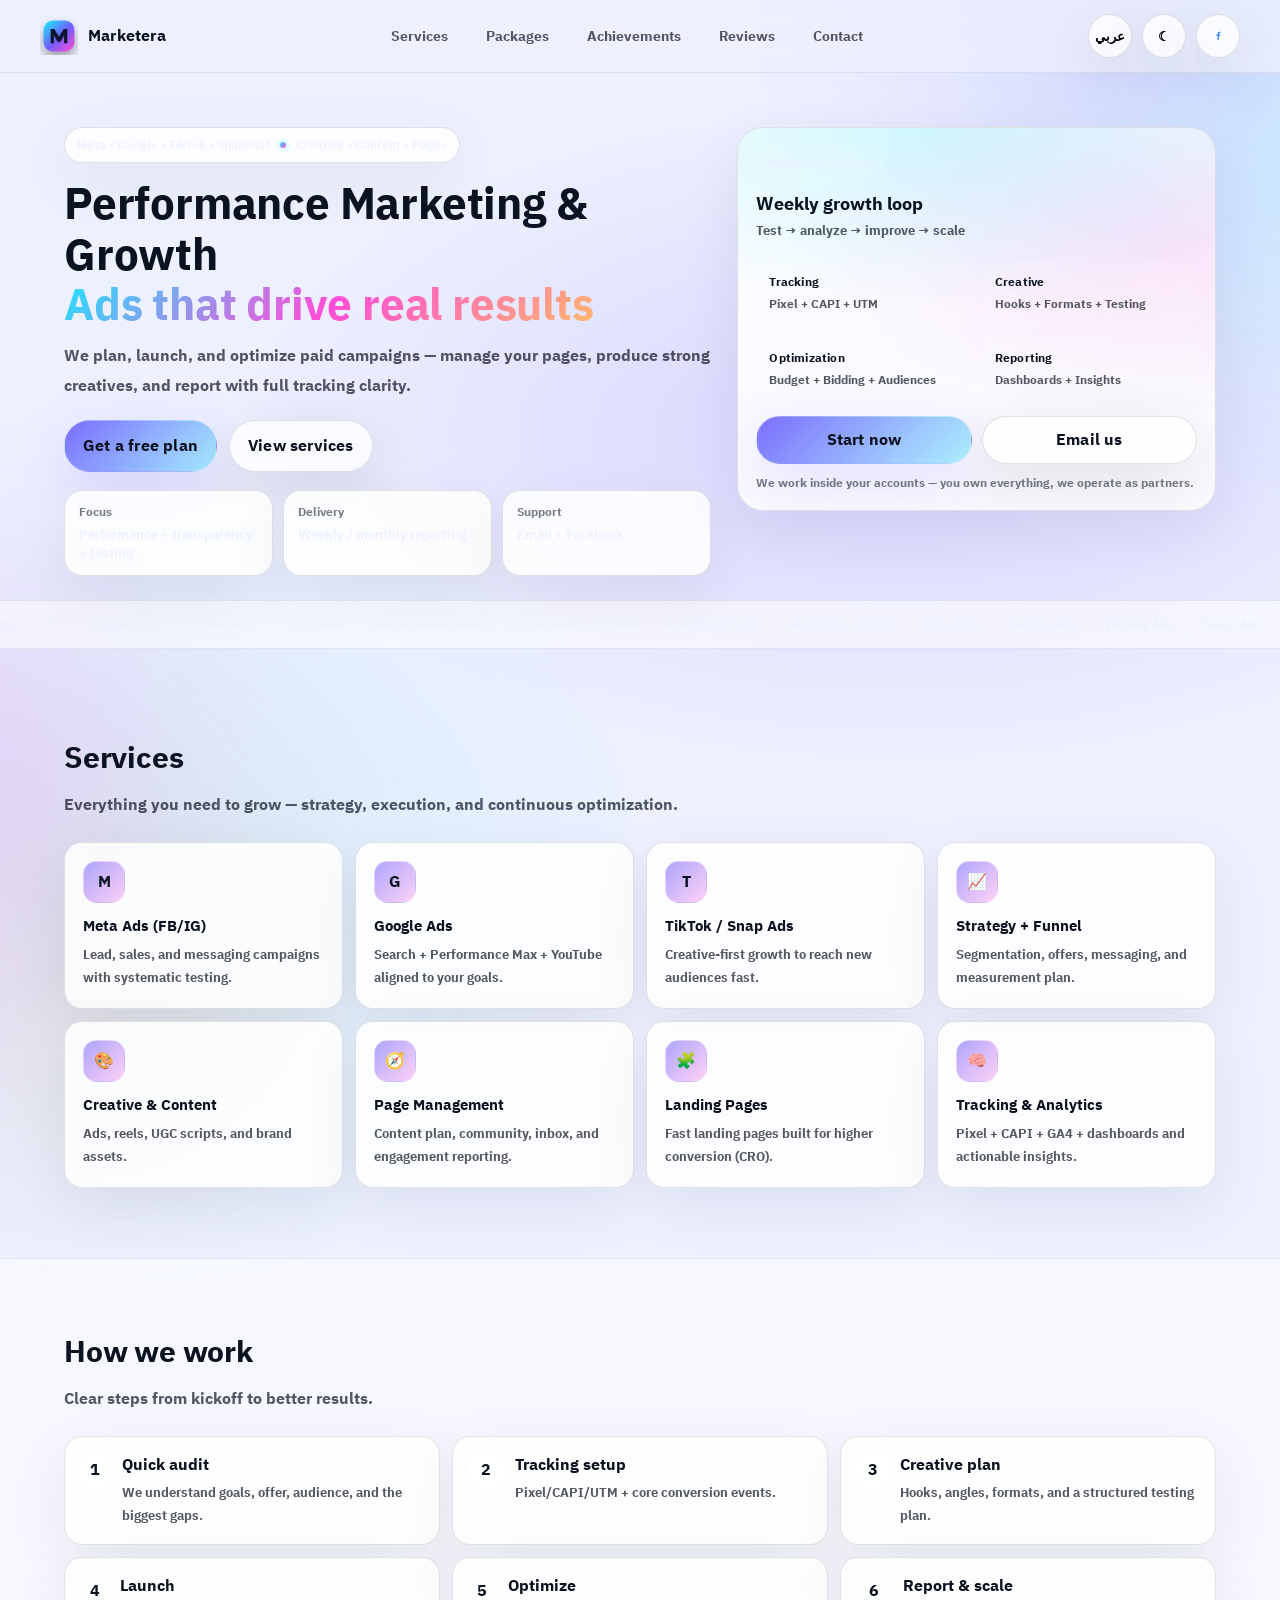
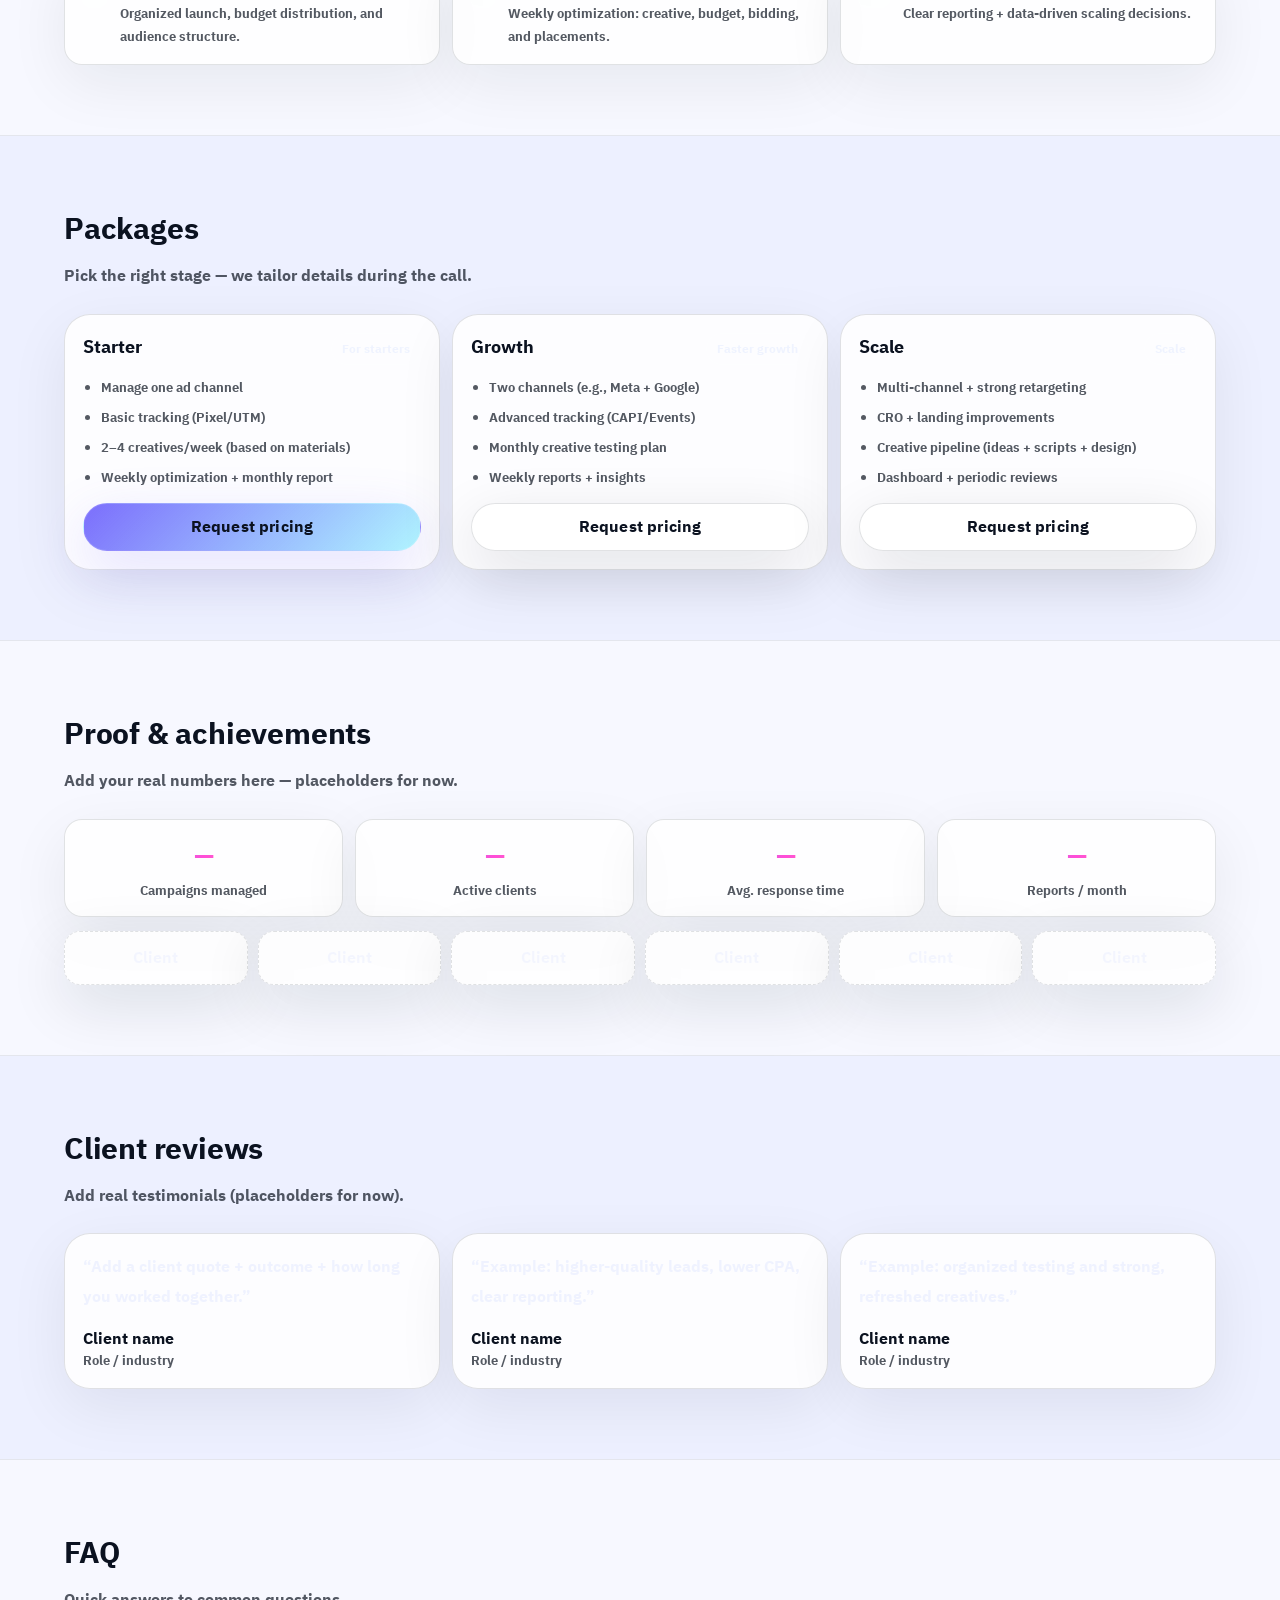
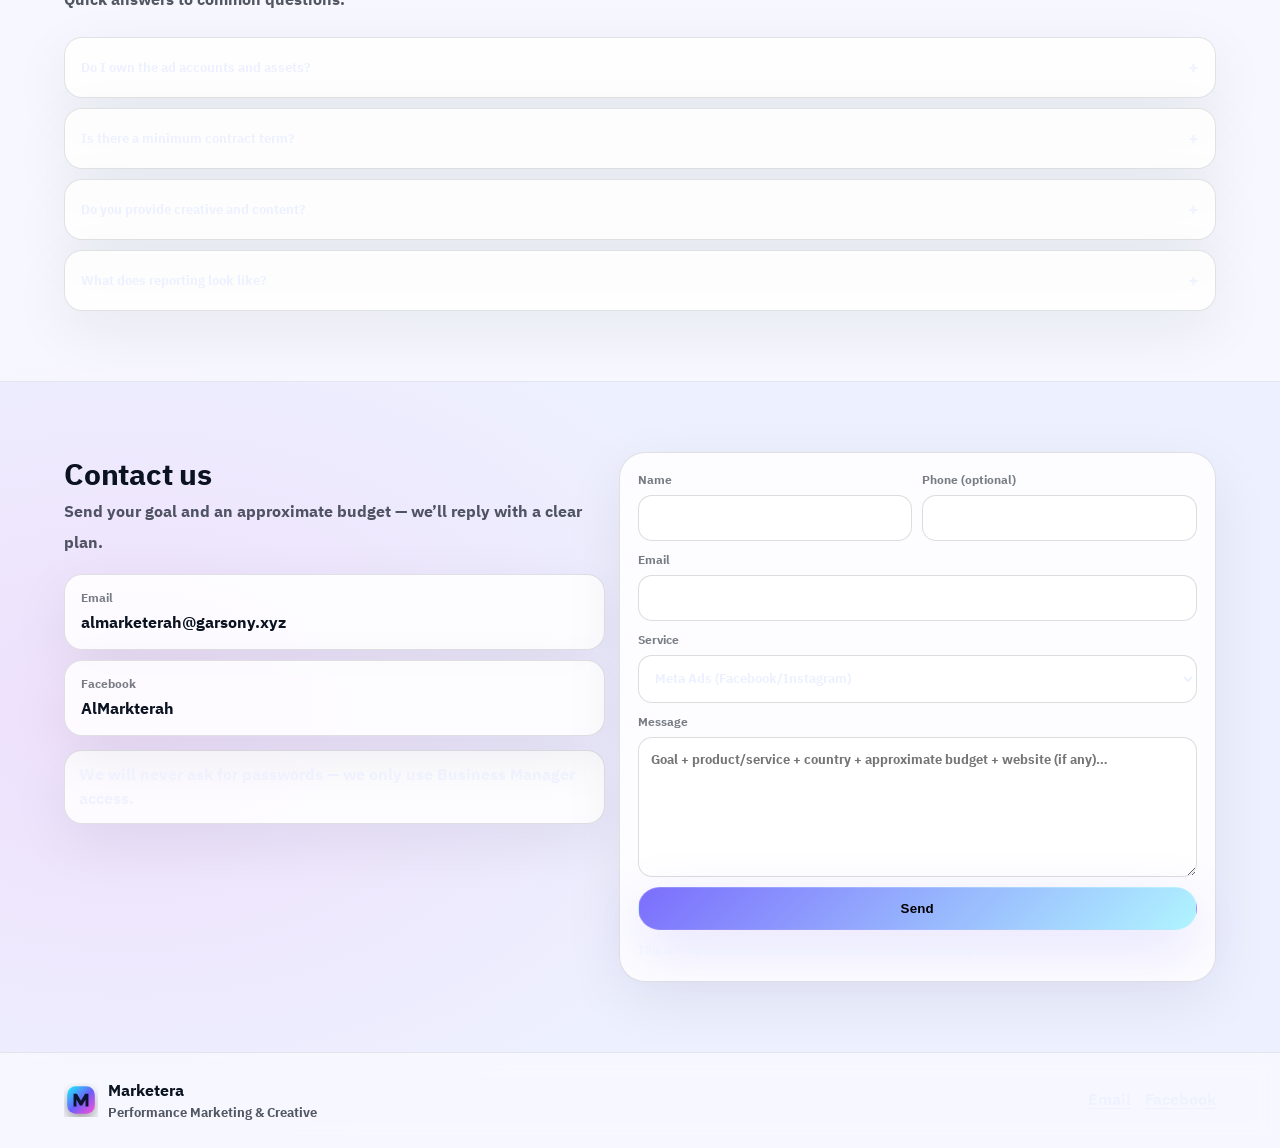
<file: pages/almarketerah/index.html>
<!doctype html>
<html lang="ar" dir="rtl" data-theme="dark">
	<head>
		<meta charset="UTF-8" />
		<meta name="viewport" content="width=device-width, initial-scale=1.0" />
		<title>Marketera | وكالة تسويق وإعلانات رقمية</title>
		<meta
			name="description"
			content="Marketera وكالة متخصصة في الإعلانات الممولة وإدارة الحملات: Meta (Facebook/Instagram)، Google Ads، TikTok/Snap، إدارة صفحات، تصميم محتوى، وتتبع وقياس الأداء."
		/>
		<meta name="theme-color" content="#0b1020" />

		<meta property="og:type" content="website" />
		<meta property="og:title" content="Marketera | وكالة تسويق وإعلانات رقمية" />
		<meta
			property="og:description"
			content="إعلانات ممولة، إدارة حملات، إدارة صفحات، تصميم محتوى، وتقارير أداء واضحة."
		/>
		<link rel="icon" href="./assets/favicon.svg" type="image/svg+xml" />
		<link rel="preconnect" href="https://fonts.googleapis.com" />
		<link rel="preconnect" href="https://fonts.gstatic.com" crossorigin />
		<link
			href="https://fonts.googleapis.com/css2?family=IBM+Plex+Sans+Arabic:wght@400;600;700&family=Inter:wght@400;600;700;800&display=swap"
			rel="stylesheet"
		/>
		<link rel="stylesheet" href="./styles/main.css" />
	</head>
	<body>
		<div class="bg" aria-hidden="true">
			<div class="bg__orb bg__orb--1"></div>
			<div class="bg__orb bg__orb--2"></div>
			<div class="bg__grid"></div>
		</div>

		<header class="header">
			<div class="container header__inner">
				<a class="brand" href="#top" aria-label="Marketera Home">
					<img class="brand__logo" src="./assets/logo.svg" alt="" />
					<span class="brand__name">Marketera</span>
				</a>

				<nav class="nav" aria-label="Primary">
					<a class="nav__link" href="#services" data-i18n="nav_services"
						>الخدمات</a
					>
					<a class="nav__link" href="#packages" data-i18n="nav_packages"
						>الباقات</a
					>
					<a class="nav__link" href="#proof" data-i18n="nav_achievements"
						>الإنجازات</a
					>
					<a class="nav__link" href="#reviews" data-i18n="nav_reviews"
						>آراء العملاء</a
					>
					<a class="nav__link" href="#contact" data-i18n="nav_contact"
						>تواصل معنا</a
					>
				</nav>

				<div class="header__cta">
					<button
						class="btn btn--ghost btn--sm header__tool"
						type="button"
						data-lang-toggle
						aria-label="Switch language"
					>
						EN
					</button>
					<button
						class="btn btn--ghost btn--sm header__tool"
						type="button"
						data-theme-toggle
						aria-label="Toggle theme"
					>
						☾
					</button>
					<a
						class="btn btn--ghost header__social header__social--icon"
						href="https://www.facebook.com/AlMarkterah/"
						target="_blank"
						rel="noreferrer"
						aria-label="Facebook"
						title="Facebook"
					>
						<svg
							class="header__socialIcon"
							width="20"
							height="20"
							viewBox="0 0 24 24"
							fill="none"
							xmlns="http://www.w3.org/2000/svg"
							aria-hidden="true"
							focusable="false"
						>
							<path
								d="M14 8.5V7c0-1.1.9-2 2-2h2V2h-2c-2.76 0-5 2.24-5 5v1.5H8v3h3V22h3V11.5h3l1-3H14Z"
								fill="currentColor"
							/>
						</svg>
					</a>
					<button
						class="iconbtn header__menu"
						type="button"
						aria-label="Open menu"
						aria-expanded="false"
						data-menu-button
					>
						<svg
							class="header__menuIcon"
							width="22"
							height="22"
							viewBox="0 0 24 24"
							fill="none"
							xmlns="http://www.w3.org/2000/svg"
							aria-hidden="true"
							focusable="false"
						>
							<path
								d="M4 7H20M4 12H20M4 17H20"
								stroke="currentColor"
								stroke-width="2"
								stroke-linecap="round"
							/>
						</svg>
					</button>
				</div>
			</div>

			<div class="mobile" data-mobile-menu hidden>
				<div class="mobile__inner container">
					<a class="mobile__link" href="#services" data-i18n="nav_services"
						>الخدمات</a
					>
					<a class="mobile__link" href="#packages" data-i18n="nav_packages"
						>الباقات</a
					>
					<a class="mobile__link" href="#proof" data-i18n="nav_achievements"
						>الإنجازات</a
					>
					<a class="mobile__link" href="#reviews" data-i18n="nav_reviews"
						>آراء العملاء</a
					>
					<a class="mobile__link" href="#contact" data-i18n="nav_contact"
						>تواصل معنا</a
					>
					<div class="mobile__actions">
						<div class="mobile__toggles">
							<button
								class="btn btn--ghost btn--full btn--sm"
								type="button"
								data-lang-toggle
							>
								EN
							</button>
							<button
								class="btn btn--ghost btn--full btn--sm"
								type="button"
								data-theme-toggle
							>
								☾
							</button>
						</div>
						<a
							class="btn btn--ghost btn--full"
							href="https://www.facebook.com/AlMarkterah/"
							target="_blank"
							rel="noreferrer"
							data-i18n="cta_message_facebook"
							>Message on Facebook</a
						>
						<a class="btn btn--full" href="#contact" data-i18n="cta_quote"
							>اطلب عرض سعر</a
						>
					</div>
				</div>
			</div>
		</header>

		<main id="top">
			<section class="hero">
				<div class="container hero__inner">
					<div class="hero__copy">
						<div class="pill">
							<span data-i18n="pill_channels">Meta • Google • TikTok • Snapchat</span>
							<span class="pill__dot" aria-hidden="true"></span>
							<span data-i18n="pill_creative">Creative • Content • Pages</span>
						</div>

						<h1 class="hero__title">
							<span data-i18n="hero_title_main">وكالة تسويق وإعلانات رقمية</span>
							<span class="hero__titleAccent" data-i18n="hero_title_accent"
								>تُحوّل الإعلانات لنتائج</span
							>
						</h1>

						<p class="hero__subtitle" data-i18n="hero_subtitle">
							نخطط ونبني ونُحسّن الحملات المدفوعة + ندير صفحاتك + نصنع محتوى مقنع
							— مع تتبع دقيق وتقارير واضحة.
						</p>

						<div class="hero__actions">
							<a class="btn btn--lg" href="#contact" data-i18n="hero_cta_primary"
								>احصل على خطة مجانية</a
							>
							<a
								class="btn btn--ghost btn--lg"
								href="#services"
								data-i18n="hero_cta_secondary"
								>استعرض الخدمات</a
							>
						</div>

						<div class="hero__micro">
							<div class="micro">
								<span class="micro__k" data-i18n="micro_focus_k">التركيز</span>
								<span class="micro__v" data-i18n="micro_focus_v"
									>أداء + شفافية + اختبار مستمر</span
								>
							</div>
							<div class="micro">
								<span class="micro__k" data-i18n="micro_delivery_k"
									>التسليم</span
								>
								<span class="micro__v" data-i18n="micro_delivery_v"
									>تقارير أسبوعية / شهرية</span
								>
							</div>
							<div class="micro">
								<span class="micro__k" data-i18n="micro_comms_k">التواصل</span>
								<span class="micro__v" data-i18n="micro_comms_v"
									>Email + Facebook</span
								>
							</div>
						</div>
					</div>

					<div class="hero__card">
						<div class="card card--glow">
							<div class="card__top">
								<div class="card__badge" data-i18n="card_badge">
									Marketera System
								</div>
								<div class="card__title" data-i18n="card_title">
									حلقة نمو أسبوعية
								</div>
								<div class="card__desc" data-i18n="card_desc">
									تجربة → تحليل → تحسين → توسيع
								</div>
							</div>

							<div class="card__grid">
								<div class="mini">
									<div class="mini__title" data-i18n="mini_tracking_t">
										Tracking
									</div>
									<div class="mini__desc" data-i18n="mini_tracking_d">
										Pixel + CAPI + UTM
									</div>
								</div>
								<div class="mini">
									<div class="mini__title" data-i18n="mini_creative_t">
										Creative
									</div>
									<div class="mini__desc" data-i18n="mini_creative_d">
										Hooks + Formats + Testing
									</div>
								</div>
								<div class="mini">
									<div class="mini__title" data-i18n="mini_opt_t">
										Optimization
									</div>
									<div class="mini__desc" data-i18n="mini_opt_d">
										Budget + Bidding + Audiences
									</div>
								</div>
								<div class="mini">
									<div class="mini__title" data-i18n="mini_report_t">
										Reporting
									</div>
									<div class="mini__desc" data-i18n="mini_report_d">
										Dashboards + Insights
									</div>
								</div>
							</div>

							<div class="card__cta">
								<a class="btn btn--full" href="#contact" data-i18n="card_cta"
									>ابدأ الآن</a
								>
								<a
									class="btn btn--ghost btn--full"
									href="mailto:almarketerah@garsony.xyz"
									data-i18n="card_email"
									>راسلنا</a
								>
							</div>
							<div class="card__note" data-i18n="card_note">
								نشتغل على حساباتك أنت — أنت المالك، ونحن الشريك.
							</div>
						</div>
					</div>
				</div>

				<div class="marquee" aria-label="Services marquee">
					<div class="marquee__track">
						<span>Meta Ads</span>
						<span>Google Ads</span>
						<span>TikTok Ads</span>
						<span>Snap Ads</span>
						<span>Social Media Management</span>
						<span>Content & Design</span>
						<span>Landing Pages</span>
						<span>Analytics & CRO</span>
						<span>Meta Ads</span>
						<span>Google Ads</span>
						<span>TikTok Ads</span>
						<span>Snap Ads</span>
						<span>Social Media Management</span>
						<span>Content & Design</span>
						<span>Landing Pages</span>
						<span>Analytics & CRO</span>
					</div>
				</div>
			</section>

			<section id="services" class="section">
				<div class="container">
					<div class="section__head">
						<h2 class="h2" data-i18n="services_title">الخدمات</h2>
						<p class="lead" data-i18n="services_lead">
							كل ما تحتاجه لزيادة المبيعات/العملاء — من الاستراتيجية لحد التنفيذ
							والتحسين.
						</p>
					</div>

					<div class="grid">
						<article class="feature">
							<div class="feature__icon" aria-hidden="true">M</div>
							<h3 class="feature__title" data-i18n="svc_meta_title">
								إعلانات Meta (FB/IG)
							</h3>
							<p class="feature__desc" data-i18n="svc_meta_desc">
								حملات Leads / Sales / Messages مع اختبار مستمر.
							</p>
						</article>
						<article class="feature">
							<div class="feature__icon" aria-hidden="true">G</div>
							<h3 class="feature__title" data-i18n="svc_google_title">
								Google Ads
							</h3>
							<p class="feature__desc" data-i18n="svc_google_desc">
								Search + Performance Max + YouTube حسب الهدف.
							</p>
						</article>
						<article class="feature">
							<div class="feature__icon" aria-hidden="true">T</div>
							<h3 class="feature__title" data-i18n="svc_tiktok_title">
								TikTok / Snap Ads
							</h3>
							<p class="feature__desc" data-i18n="svc_tiktok_desc">
								Creative-first للوصول السريع + جمهور جديد.
							</p>
						</article>
						<article class="feature">
							<div class="feature__icon" aria-hidden="true">📈</div>
							<h3 class="feature__title" data-i18n="svc_strategy_title">
								استراتيجية + Funnel
							</h3>
							<p class="feature__desc" data-i18n="svc_strategy_desc">
								تقسيم الجمهور + عروض + رسائل + خطّة قياس.
							</p>
						</article>
						<article class="feature">
							<div class="feature__icon" aria-hidden="true">🎨</div>
							<h3 class="feature__title" data-i18n="svc_creative_title">
								تصميم ومحتوى
							</h3>
							<p class="feature__desc" data-i18n="svc_creative_desc">
								إعلانات، Reels، UGC scripts، وBrand assets.
							</p>
						</article>
						<article class="feature">
							<div class="feature__icon" aria-hidden="true">🧭</div>
							<h3 class="feature__title" data-i18n="svc_pages_title">
								إدارة صفحات
							</h3>
							<p class="feature__desc" data-i18n="svc_pages_desc">
								خطة نشر + Community + رسائل + تقارير تفاعل.
							</p>
						</article>
						<article class="feature">
							<div class="feature__icon" aria-hidden="true">🧩</div>
							<h3 class="feature__title" data-i18n="svc_lp_title">
								Landing Pages
							</h3>
							<p class="feature__desc" data-i18n="svc_lp_desc">
								صفحات هبوط سريعة بتحويل أعلى (CRO).
							</p>
						</article>
						<article class="feature">
							<div class="feature__icon" aria-hidden="true">🧠</div>
							<h3 class="feature__title" data-i18n="svc_tracking_title">
								Tracking & Analytics
							</h3>
							<p class="feature__desc" data-i18n="svc_tracking_desc">
								Pixel + CAPI + GA4 + لوحات متابعة وInsights.
							</p>
						</article>
					</div>
				</div>
			</section>

			<section class="section section--alt" aria-label="How we work">
				<div class="container">
					<div class="section__head">
						<h2 class="h2" data-i18n="how_title">طريقة الشغل</h2>
						<p class="lead" data-i18n="how_lead">
							من أول مكالمة لحد تحسين النتائج — خطوات واضحة.
						</p>
					</div>

					<div class="steps">
						<div class="step">
							<div class="step__num">1</div>
							<div class="step__body">
								<div class="step__title" data-i18n="step1_t">Audit سريع</div>
								<div class="step__desc" data-i18n="step1_d">
									نفهم الهدف والمنتج والجمهور ونحدد الفجوات.
								</div>
							</div>
						</div>
						<div class="step">
							<div class="step__num">2</div>
							<div class="step__body">
								<div class="step__title" data-i18n="step2_t">
									Tracking Setup
								</div>
								<div class="step__desc" data-i18n="step2_d">
									Pixel/CAPI/UTM + أحداث التحويل الأساسية.
								</div>
							</div>
						</div>
						<div class="step">
							<div class="step__num">3</div>
							<div class="step__body">
								<div class="step__title" data-i18n="step3_t">Creative Plan</div>
								<div class="step__desc" data-i18n="step3_d">
									Hooks + زوايا + صيغ إعلانات + خطة اختبار.
								</div>
							</div>
						</div>
						<div class="step">
							<div class="step__num">4</div>
							<div class="step__body">
								<div class="step__title" data-i18n="step4_t">Launch</div>
								<div class="step__desc" data-i18n="step4_d">
									إطلاق منظّم + توزيع ميزانية + Audience structure.
								</div>
							</div>
						</div>
						<div class="step">
							<div class="step__num">5</div>
							<div class="step__body">
								<div class="step__title" data-i18n="step5_t">Optimize</div>
								<div class="step__desc" data-i18n="step5_d">
									تحسين أسبوعي: creative/budget/bidding/placements.
								</div>
							</div>
						</div>
						<div class="step">
							<div class="step__num">6</div>
							<div class="step__body">
								<div class="step__title" data-i18n="step6_t">
									Report & Scale
								</div>
								<div class="step__desc" data-i18n="step6_d">
									تقارير واضحة + قرارات توسيع مبنية على بيانات.
								</div>
							</div>
						</div>
					</div>
				</div>
			</section>

			<section id="packages" class="section">
				<div class="container">
					<div class="section__head">
						<h2 class="h2" data-i18n="pkg_title">الباقات (Products)</h2>
						<p class="lead" data-i18n="pkg_lead">
							اختر باقة حسب مرحلة البيزنس — ونخصص التفاصيل أثناء المكالمة.
						</p>
					</div>

					<div class="pricing">
						<article class="price price--hot">
							<div class="price__top">
								<div class="price__name">Starter</div>
								<div class="price__tag" data-i18n="pkg_starter_tag">للبدايات</div>
							</div>
							<ul class="price__list">
								<li data-i18n="pkg_starter_1">إدارة قناة إعلانية واحدة</li>
								<li data-i18n="pkg_starter_2">Tracking أساسي (Pixel/UTM)</li>
								<li data-i18n="pkg_starter_3">
									2–4 Creatives/أسبوع (حسب توافر المواد)
								</li>
								<li data-i18n="pkg_starter_4">تحسين أسبوعي + تقرير شهري</li>
							</ul>
							<a class="btn btn--full" href="#contact" data-i18n="pkg_cta"
								>اطلب تسعير</a
							>
						</article>

						<article class="price">
							<div class="price__top">
								<div class="price__name">Growth</div>
								<div class="price__tag" data-i18n="pkg_growth_tag">نمو أسرع</div>
							</div>
							<ul class="price__list">
								<li data-i18n="pkg_growth_1">
									قناتان إعلانيتان (مثال: Meta + Google)
								</li>
								<li data-i18n="pkg_growth_2">Tracking متقدم (CAPI/Events)</li>
								<li data-i18n="pkg_growth_3">خطة Creative Testing شهرية</li>
								<li data-i18n="pkg_growth_4">تقارير أسبوعية + Insights</li>
							</ul>
							<a
								class="btn btn--full btn--ghost"
								href="#contact"
								data-i18n="pkg_cta"
								>اطلب تسعير</a
							>
						</article>

						<article class="price">
							<div class="price__top">
								<div class="price__name">Scale</div>
								<div class="price__tag" data-i18n="pkg_scale_tag">توسّع</div>
							</div>
							<ul class="price__list">
								<li data-i18n="pkg_scale_1">Multi-channel + Retargeting قوي</li>
								<li data-i18n="pkg_scale_2">CRO + Landing improvements</li>
								<li data-i18n="pkg_scale_3">
									Creative pipeline (أفكار + Scripts + Design)
								</li>
								<li data-i18n="pkg_scale_4">Dashboard + مراجعة دورية</li>
							</ul>
							<a
								class="btn btn--full btn--ghost"
								href="#contact"
								data-i18n="pkg_cta"
								>اطلب تسعير</a
							>
						</article>
					</div>
				</div>
			</section>

			<section id="proof" class="section section--alt">
				<div class="container">
					<div class="section__head">
						<h2 class="h2" data-i18n="proof_title">الإنجازات & مؤشرات الثقة</h2>
						<p class="lead" data-i18n="proof_lead">
							ضع أرقامك الحقيقية هنا. حالياً هذه بطاقات جاهزة للتخصيص.
						</p>
					</div>

					<div class="stats">
						<div class="stat">
							<div class="stat__num" data-stat>—</div>
							<div class="stat__label" data-i18n="stat_1">حملات مُدارة</div>
						</div>
						<div class="stat">
							<div class="stat__num" data-stat>—</div>
							<div class="stat__label" data-i18n="stat_2">عملاء نشطين</div>
						</div>
						<div class="stat">
							<div class="stat__num" data-stat>—</div>
							<div class="stat__label" data-i18n="stat_3">
								متوسط زمن الاستجابة
							</div>
						</div>
						<div class="stat">
							<div class="stat__num" data-stat>—</div>
							<div class="stat__label" data-i18n="stat_4">تقارير / شهر</div>
						</div>
					</div>

					<div class="logos" aria-label="Client logos placeholder">
						<div class="logoCard" data-i18n="logo_placeholder">Brand</div>
						<div class="logoCard" data-i18n="logo_placeholder">Brand</div>
						<div class="logoCard" data-i18n="logo_placeholder">Brand</div>
						<div class="logoCard" data-i18n="logo_placeholder">Brand</div>
						<div class="logoCard" data-i18n="logo_placeholder">Brand</div>
						<div class="logoCard" data-i18n="logo_placeholder">Brand</div>
					</div>
				</div>
			</section>

			<section id="reviews" class="section">
				<div class="container">
					<div class="section__head">
						<h2 class="h2" data-i18n="rev_title">آراء العملاء</h2>
						<p class="lead" data-i18n="rev_lead">
							أضف شهادات حقيقية من عملائك (الـ placeholders موجودة كمكان فقط).
						</p>
					</div>

					<div class="testimonials">
						<article class="tcard">
							<p class="tcard__quote" data-i18n="rev_q1">
								“اكتب هنا رأي العميل + النتيجة التي لاحظها + مدة التعاون.”
							</p>
							<div class="tcard__meta">
								<div class="tcard__name" data-i18n="rev_name">اسم العميل</div>
								<div class="tcard__role" data-i18n="rev_role">
									المنصب / النشاط
								</div>
							</div>
						</article>
						<article class="tcard">
							<p class="tcard__quote" data-i18n="rev_q2">
								“اكتب هنا مثال: تحسن جودة الليدز + انخفضت التكلفة + التقرير واضح.”
							</p>
							<div class="tcard__meta">
								<div class="tcard__name" data-i18n="rev_name">اسم العميل</div>
								<div class="tcard__role" data-i18n="rev_role">
									المنصب / النشاط
								</div>
							</div>
						</article>
						<article class="tcard">
							<p class="tcard__quote" data-i18n="rev_q3">
								“اكتب هنا: التجارب كانت منظمة، والـ creatives كانت قوية ومتجددة.”
							</p>
							<div class="tcard__meta">
								<div class="tcard__name" data-i18n="rev_name">اسم العميل</div>
								<div class="tcard__role" data-i18n="rev_role">
									المنصب / النشاط
								</div>
							</div>
						</article>
					</div>
				</div>
			</section>

			<section class="section section--alt">
				<div class="container">
					<div class="section__head">
						<h2 class="h2" data-i18n="faq_title">أسئلة شائعة</h2>
						<p class="lead" data-i18n="faq_lead">
							إجابات مختصرة لأهم الأسئلة قبل التعاقد.
						</p>
					</div>

					<div class="faq" data-faq>
						<div class="qa">
							<button class="qa__q" type="button" data-qa data-i18n="faq_q1">
								هل الحسابات والإعلانات ملكي؟
							</button>
							<div class="qa__a" data-i18n="faq_a1">
								نعم. أنت مالك الـ Ad Account والـ Pages والـ Pixels. نحن نشتغل
								بصلاحيات.
							</div>
						</div>
						<div class="qa">
							<button class="qa__q" type="button" data-qa data-i18n="faq_q2">
								هل يوجد عقد/مدة إلزامية؟
							</button>
							<div class="qa__a" data-i18n="faq_a2">
								نحدد ذلك حسب الباقة والهدف. نفضّل اتفاق واضح + مؤشرات أداء +
								مراجعة شهرية.
							</div>
						</div>
						<div class="qa">
							<button class="qa__q" type="button" data-qa data-i18n="faq_q3">
								هل توفرون محتوى وتصميم؟
							</button>
							<div class="qa__a" data-i18n="faq_a3">
								نعم حسب الباقة: خطة محتوى + تصميمات + Scripts + تحسينات على
								creatives بناءً على النتائج.
							</div>
						</div>
						<div class="qa">
							<button class="qa__q" type="button" data-qa data-i18n="faq_q4">
								كيف تكون التقارير؟
							</button>
							<div class="qa__a" data-i18n="faq_a4">
								Dashboard + تقرير دوري: النتائج، ما تم اختباره، ما نجح، وما هي
								الخطوة القادمة.
							</div>
						</div>
					</div>
				</div>
			</section>

			<section id="contact" class="section contact">
				<div class="container">
					<div class="contact__grid">
						<div class="contact__info">
							<h2 class="h2" data-i18n="contact_title">تواصل معنا</h2>
							<p class="lead" data-i18n="contact_lead">
								أرسل هدفك وميزانيتك التقريبية — وسنرجع لك بخطة واضحة.
							</p>

							<div class="contact__cards">
								<a class="citem" href="mailto:almarketerah@garsony.xyz">
									<div class="citem__k" data-i18n="contact_email_k">Email</div>
									<div class="citem__v">almarketerah@garsony.xyz</div>
								</a>
								<a
									class="citem"
									href="https://www.facebook.com/AlMarkterah/"
									target="_blank"
									rel="noreferrer"
								>
									<div class="citem__k" data-i18n="contact_fb_k">Facebook</div>
									<div class="citem__v">AlMarkterah</div>
								</a>
								<div class="citem" data-phone-wrap hidden>
									<div class="citem__k" data-i18n="contact_phone_k">Phone</div>
									<div class="citem__v"><a data-phone-link class="link" href="#"></a></div>
								</div>
							</div>

							<div class="contact__note" data-i18n="contact_note">
								لن نطلب منك كلمة سر — نستخدم صلاحيات Business Manager فقط.
							</div>
						</div>

						<form class="form" data-contact-form>
							<div class="form__row">
								<label class="field">
									<span class="field__label" data-i18n="form_name">الاسم</span>
									<input class="field__input" name="name" required />
								</label>
								<label class="field">
									<span class="field__label" data-i18n="form_phone"
										>رقم الهاتف (اختياري)</span
									>
									<input class="field__input" name="phone" inputmode="tel" />
								</label>
							</div>
							<label class="field">
								<span class="field__label" data-i18n="form_email"
									>البريد الإلكتروني</span
								>
								<input class="field__input" name="email" type="email" required />
							</label>
							<label class="field">
								<span class="field__label" data-i18n="form_service"
									>الخدمة المطلوبة</span
								>
								<select class="field__input" name="service">
									<option data-i18n="opt_meta">Meta Ads (Facebook/Instagram)</option>
									<option data-i18n="opt_google">Google Ads</option>
									<option data-i18n="opt_tiktok">TikTok/Snap Ads</option>
									<option data-i18n="opt_pages">Page Management</option>
									<option data-i18n="opt_creative">Creative & Content</option>
									<option data-i18n="opt_lp">Landing Page / CRO</option>
									<option data-i18n="opt_tracking">Tracking / Analytics</option>
								</select>
							</label>
							<label class="field">
								<span class="field__label" data-i18n="form_message">رسالة</span>
								<textarea
									class="field__input field__input--area"
									name="message"
									required
									data-i18n-placeholder="form_placeholder"
									placeholder="اكتب الهدف + المنتج/الخدمة + البلد + ميزانية تقريبية + رابط الموقع (إن وجد)…"
								></textarea>
							</label>
							<button class="btn btn--lg btn--full" type="submit" data-i18n="form_submit">
								إرسال
							</button>
							<p class="form__hint">
								<span data-i18n="form_hint"
									>سيتم فتح رسالة بريد جاهزة للإرسال إلى</span
								>
								<span class="mono">almarketerah@garsony.xyz</span>.
							</p>
						</form>
					</div>
				</div>
			</section>
		</main>

		<footer class="footer">
			<div class="container footer__inner">
				<div class="footer__left">
					<img class="footer__logo" src="./assets/logo.svg" alt="" />
					<div>
						<div class="footer__name">Marketera</div>
						<div class="footer__sub" data-i18n="footer_sub">
							Performance Marketing & Creative
						</div>
					</div>
				</div>
				<div class="footer__right">
					<a class="link" href="mailto:almarketerah@garsony.xyz">Email</a>
					<a
						class="link"
						href="https://www.facebook.com/AlMarkterah/"
						target="_blank"
						rel="noreferrer"
						>Facebook</a
					>
				</div>
			</div>
		</footer>

		<script>
			window.MARKETERA = {
				email: 'almarketerah@garsony.xyz',
				facebookUrl: 'https://www.facebook.com/AlMarkterah/',
				phoneDisplay: '',
				phoneTel: ''
			};
		</script>
		<script src="./js/main.js" defer></script>
	</body>
</html>
</file>
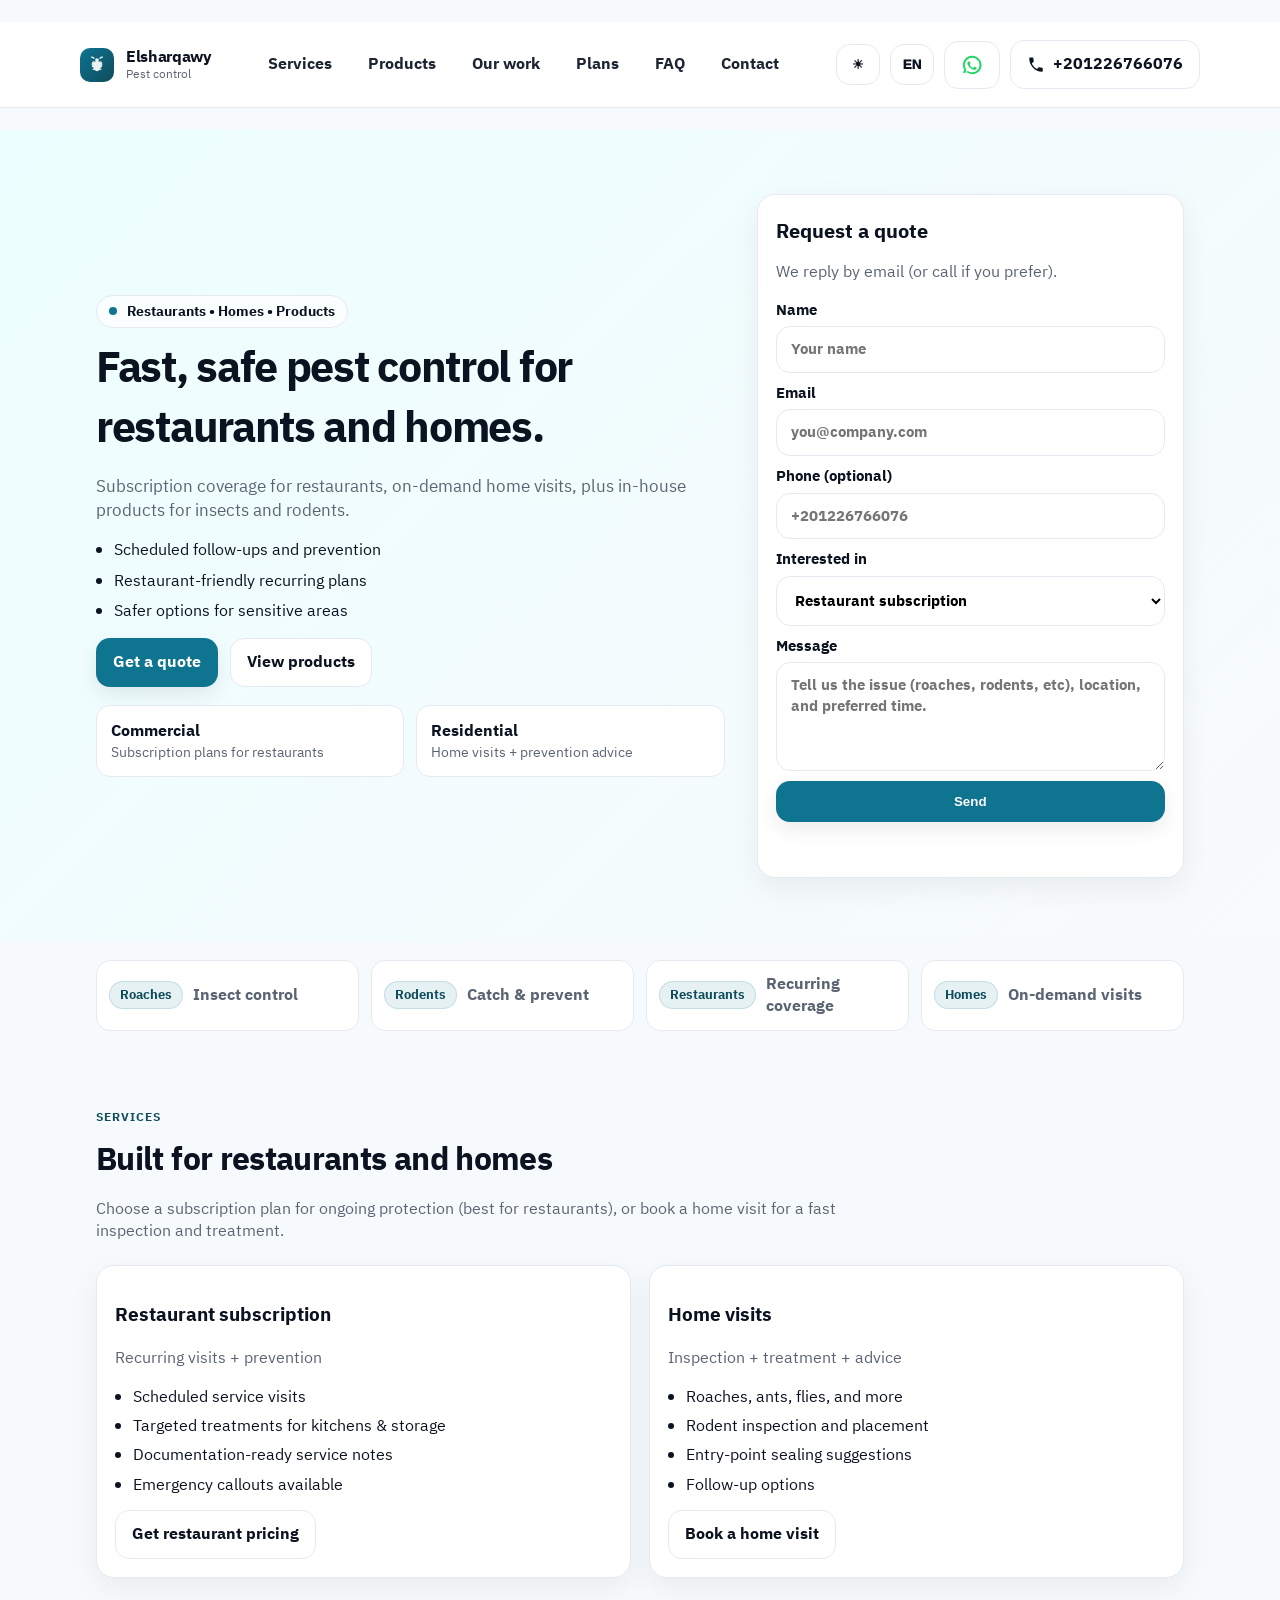
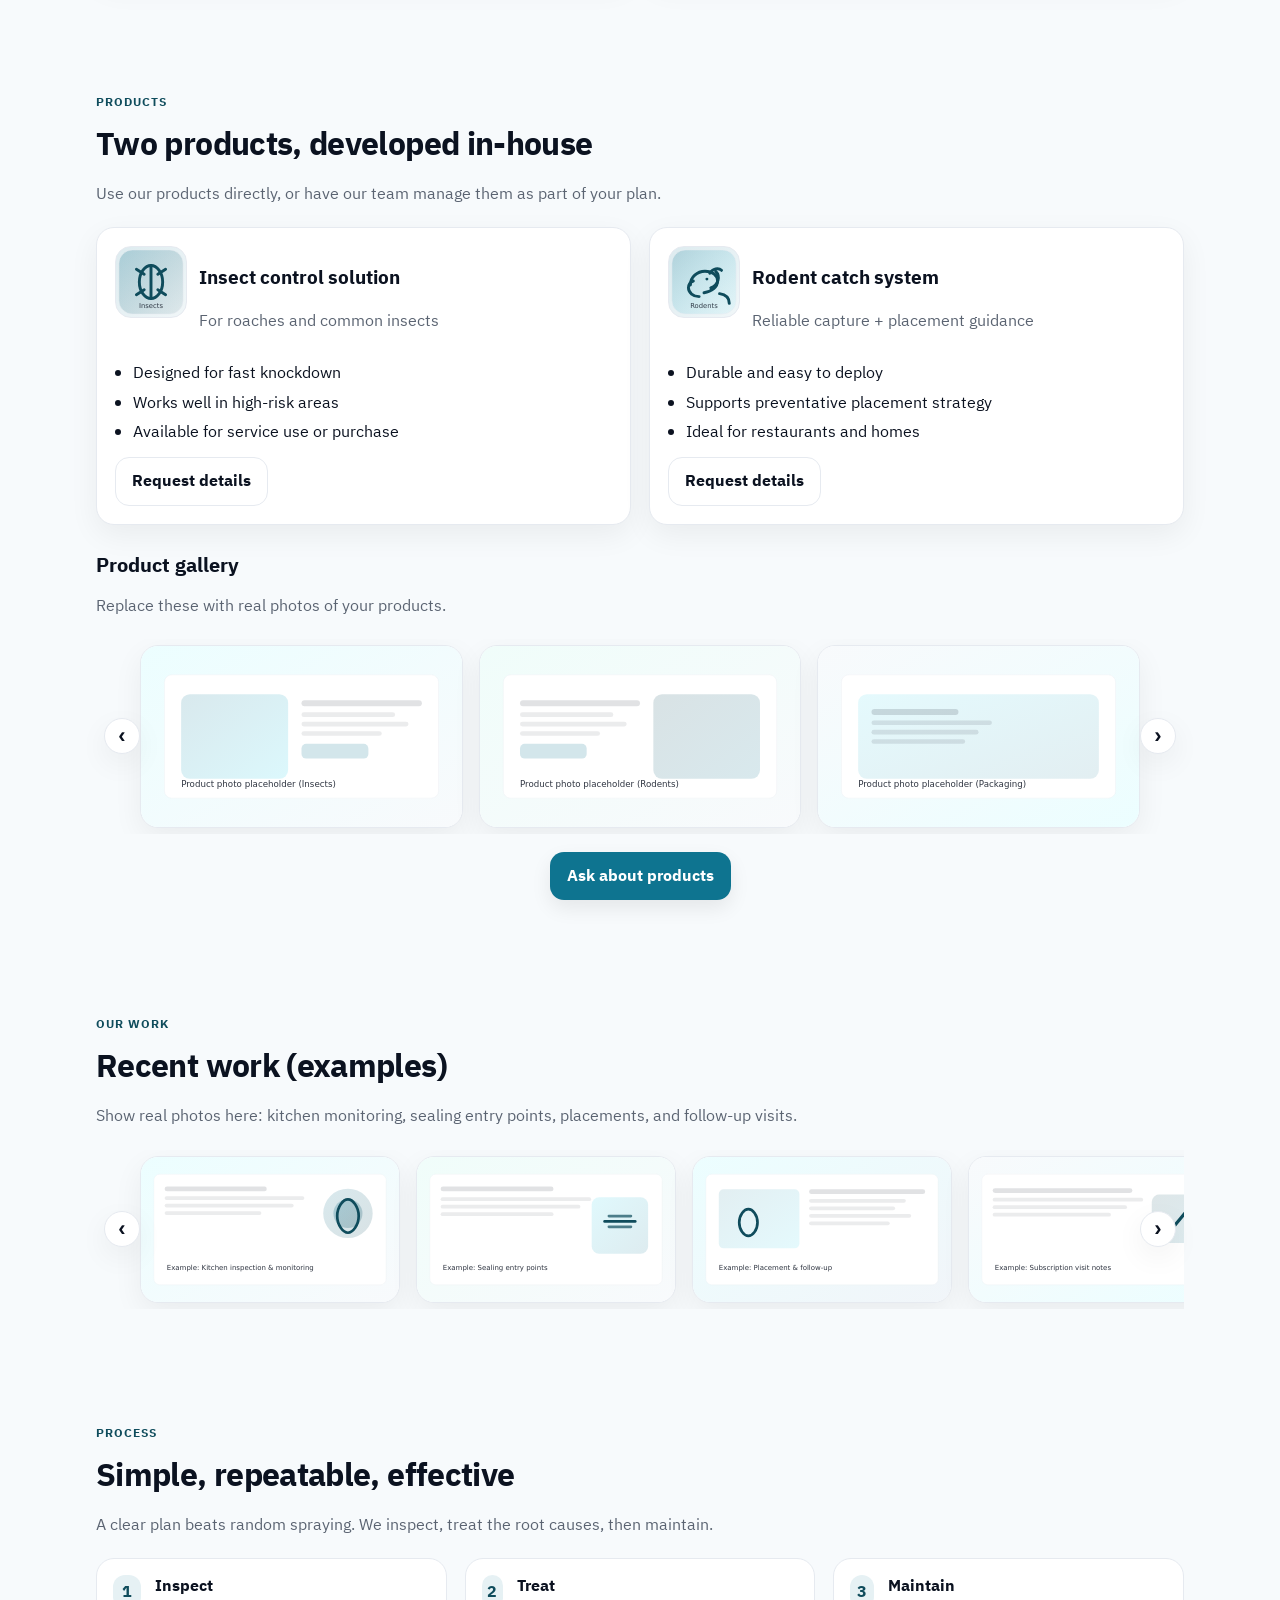
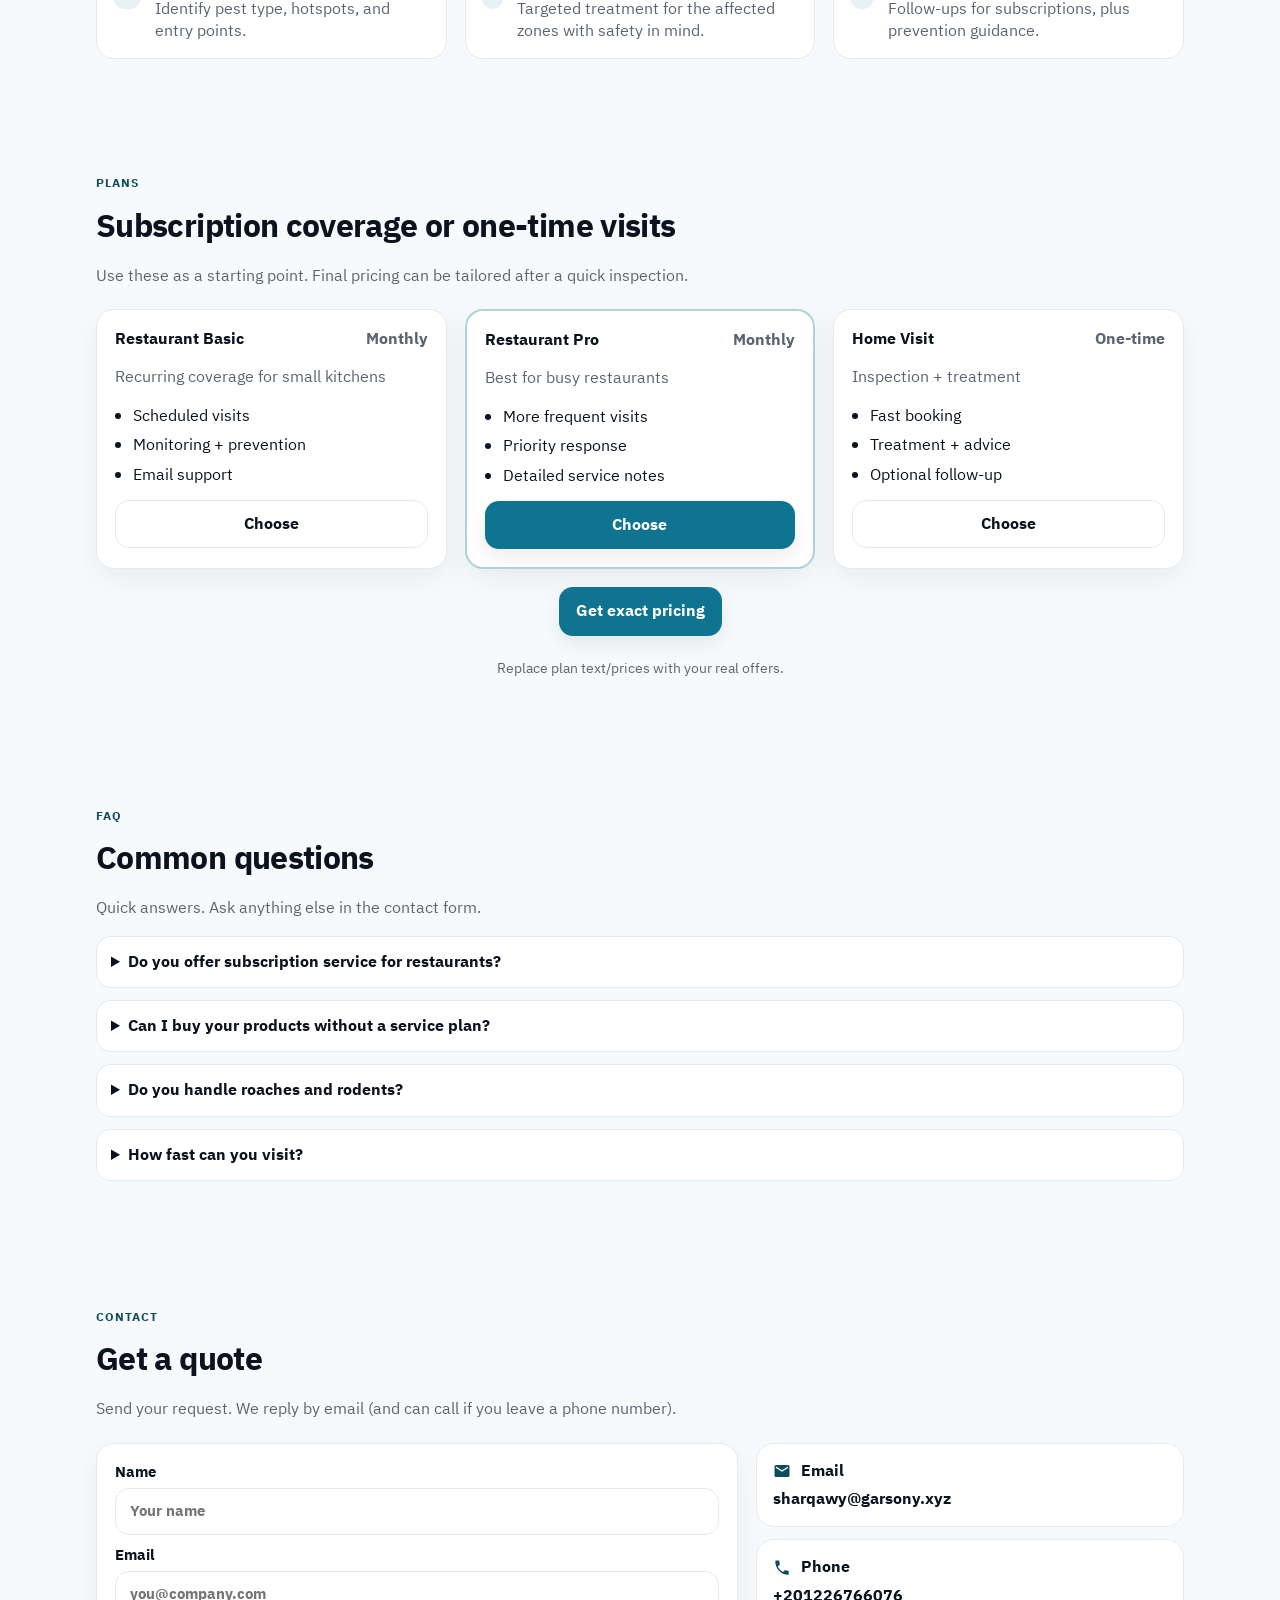
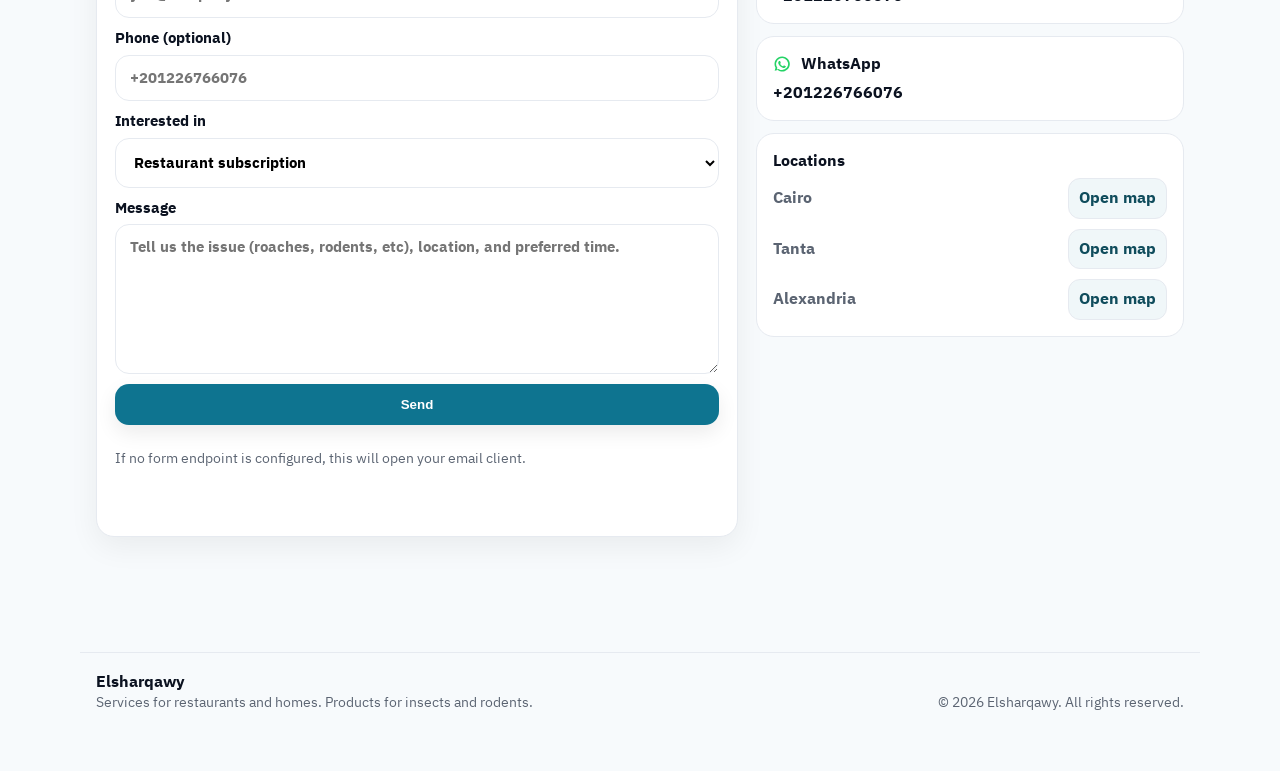
<file: pages/elsharqawy/index.html>
<!--
  GENERATED FILE.
  Edit `website/src/*` then run: `node website/build.cjs`
-->
<!doctype html>
<html lang="en" dir="ltr" data-theme="light">
  <head>
  <meta charset="utf-8" />
  <meta name="viewport" content="width=device-width, initial-scale=1" />
  <title>Pest Control — Restaurants & Homes</title>
  <meta
    name="description"
    content="Subscription pest control for restaurants, fast home visits, and in-house products for insects and rodents."
  />

  <link rel="preconnect" href="https://fonts.googleapis.com" />
  <link rel="preconnect" href="https://fonts.gstatic.com" crossorigin />
  <link
    href="https://fonts.googleapis.com/css2?family=IBM+Plex+Sans+Arabic:wght@300;400;500;600;700&family=IBM+Plex+Sans:wght@300;400;500;600;700&display=swap"
    rel="stylesheet"
  />

  <link rel="icon" href="./assets/logo-mark.svg" type="image/svg+xml" />

  <link rel="stylesheet" href="./styles.css" />
</head>

  <body>
    ﻿		<!--
      Customize:
      - Company name/email/phone/address in the header + contact section.
      - Plans/pricing and service area text.
      - Optional: set CONTACT_FORM_ENDPOINT in main.js (Formspree/Getform/etc).
    -->

		<header class="header">
			<div class="container header__inner">
				<a class="brand" href="#top" aria-label="Go to top">
					<span class="brand__mark" aria-hidden="true"></span>
					<span class="brand__text">
						<span class="brand__name" data-bind-text="companyName">الشرقاوي</span>
						<span class="brand__tag" data-i18n="company_tag">Pest control</span>
					</span>
				</a>

				<nav class="nav" aria-label="Primary navigation">
					<a href="#services" data-i18n="nav_services">Services</a>
					<a href="#products" data-i18n="nav_products">Products</a>
					<a href="#work" data-i18n="nav_work">Our work</a>
					<a href="#plans" data-i18n="nav_plans">Plans</a>
					<a href="#faq" data-i18n="nav_faq">FAQ</a>
					<a href="#contact" data-i18n="nav_contact">Contact</a>
				</nav>

				<div class="header__actions">
					<button
						class="btn btn--ghost header__iconBtn"
						type="button"
						id="themeToggle"
						aria-label="Toggle theme"
						title="Theme"
					>
						<span class="toggle__icon" aria-hidden="true">☀</span>
					</button>
					<button
						class="btn btn--ghost header__iconBtn"
						type="button"
						id="langToggle"
						aria-label="Toggle language"
						title="Language"
					>
						<span class="toggle__icon" aria-hidden="true">EN</span>
					</button>
					<a
						class="btn btn--ghost header__wa"
						data-bind-attr="href:companyWhatsAppHref"
						href="https://wa.me/201226766076"
						target="_blank"
						rel="noopener noreferrer"
						aria-label="WhatsApp"
						title="WhatsApp"
					>
						<svg class="wa" viewBox="0 0 24 24" aria-hidden="true">
							<path
								fill="currentColor"
								d="M12 2a10 10 0 0 0-8.66 15l-1.1 4.02 4.12-1.08A10 10 0 1 0 12 2Zm0 18a8 8 0 0 1-4.1-1.13l-.3-.18-2.45.64.66-2.39-.2-.31A8 8 0 1 1 12 20Zm4.6-5.3c-.25-.12-1.48-.73-1.7-.81-.23-.08-.4-.12-.56.12-.17.25-.65.81-.8.98-.15.17-.3.19-.55.06-.25-.12-1.05-.39-2-1.25-.74-.66-1.23-1.48-1.38-1.73-.15-.25-.02-.38.1-.5.12-.12.25-.3.38-.45.12-.15.17-.25.25-.41.08-.17.04-.31-.02-.43-.06-.12-.56-1.35-.77-1.85-.2-.48-.4-.41-.56-.42h-.48c-.17 0-.43.06-.66.31-.23.25-.87.85-.87 2.07s.89 2.4 1.02 2.56c.12.17 1.75 2.67 4.24 3.74.59.25 1.05.4 1.4.51.59.19 1.12.16 1.54.1.47-.07 1.48-.6 1.69-1.18.21-.58.21-1.08.15-1.18-.06-.1-.23-.17-.48-.29Z"
							/>
						</svg>
					</a>
					<a
						class="btn btn--ghost header__phone"
						data-bind-attr="href:companyTelHref"
						href="tel:+201226766076"
					>
						<svg class="phoneIcon" viewBox="0 0 24 24" aria-hidden="true">
							<path
								fill="currentColor"
								d="M6.62 10.79a15.05 15.05 0 0 0 6.59 6.59l2.2-2.2a1 1 0 0 1 1.01-.24c1.12.37 2.33.57 3.58.57a1 1 0 0 1 1 1V20a1 1 0 0 1-1 1C10.85 21 3 13.15 3 3a1 1 0 0 1 1-1h3.5a1 1 0 0 1 1 1c0 1.25.2 2.46.57 3.58a1 1 0 0 1-.24 1.01l-2.2 2.2Z"
							/>
						</svg>
						<span data-bind-text="companyPhone">+201226766076</span>
					</a>
					<button
						class="header__menuBtn"
						type="button"
						id="menuToggle"
						aria-label="Menu"
						title="Menu"
					>
						<svg class="menuIcon" viewBox="0 0 24 24" aria-hidden="true">
							<path
								fill="currentColor"
								d="M4 7h16a1 1 0 0 0 0-2H4a1 1 0 0 0 0 2Zm16 4H4a1 1 0 0 0 0 2h16a1 1 0 0 0 0-2Zm0 6H4a1 1 0 0 0 0 2h16a1 1 0 0 0 0-2Z"
							/>
						</svg>
						<span class="menuLabel">Menu</span>
					</button>
				</div>
			</div>
		</header>

    ﻿		<div class="mobileMenu" id="mobileMenu" aria-hidden="true">
			<div class="mobileMenu__overlay" data-menu-close></div>
			<aside
				class="mobileMenu__panel"
				role="dialog"
				aria-modal="true"
				aria-label="Menu"
			>
				<div class="mobileMenu__top">
					<div class="mobileMenu__brand">
						<div class="mobileMenu__title" data-bind-text="companyName">
							الشرقاوي
						</div>
						<div class="mobileMenu__sub" data-i18n="company_tag">
							Pest control
						</div>
					</div>
					<button
						class="btn btn--ghost header__iconBtn"
						type="button"
						data-menu-close
						aria-label="Close"
						title="Close"
					>
						<span class="toggle__icon" aria-hidden="true">×</span>
					</button>
				</div>
				<nav class="mobileMenu__nav" aria-label="Mobile navigation">
					<a href="#services" data-i18n="nav_services">Services</a>
					<a href="#products" data-i18n="nav_products">Products</a>
					<a href="#work" data-i18n="nav_work">Our work</a>
					<a href="#plans" data-i18n="nav_plans">Plans</a>
					<a href="#faq" data-i18n="nav_faq">FAQ</a>
					<a href="#contact" data-i18n="nav_contact">Contact</a>
				</nav>
				<div class="mobileMenu__actions">
					<a
						class="btn btn--ghost btn--full"
						data-bind-attr="href:companyWhatsAppHref"
						href="https://wa.me/201226766076"
						target="_blank"
						rel="noopener noreferrer"
					>
						<svg
							class="sideIcon sideIcon--wa"
							viewBox="0 0 24 24"
							aria-hidden="true"
						>
							<path
								fill="currentColor"
								d="M12 2a10 10 0 0 0-8.66 15l-1.1 4.02 4.12-1.08A10 10 0 1 0 12 2Zm0 18a8 8 0 0 1-4.1-1.13l-.3-.18-2.45.64.66-2.39-.2-.31A8 8 0 1 1 12 20Zm4.6-5.3c-.25-.12-1.48-.73-1.7-.81-.23-.08-.4-.12-.56.12-.17.25-.65.81-.8.98-.15.17-.3.19-.55.06-.25-.12-1.05-.39-2-1.25-.74-.66-1.23-1.48-1.38-1.73-.15-.25-.02-.38.1-.5.12-.12.25-.3.38-.45.12-.15.17-.25.25-.41.08-.17.04-.31-.02-.43-.06-.12-.56-1.35-.77-1.85-.2-.48-.4-.41-.56-.42h-.48c-.17 0-.43.06-.66.31-.23.25-.87.85-.87 2.07s.89 2.4 1.02 2.56c.12.17 1.75 2.67 4.24 3.74.59.25 1.05.4 1.4.51.59.19 1.12.16 1.54.1.47-.07 1.48-.6 1.69-1.18.21-.58.21-1.08.15-1.18-.06-.1-.23-.17-.48-.29Z"
							/>
						</svg>
						<span data-i18n="side_whatsapp">WhatsApp</span>
					</a>
					<a
						class="btn btn--ghost btn--full"
						data-bind-attr="href:companyTelHref"
						href="tel:+201226766076"
					>
						<svg class="sideIcon" viewBox="0 0 24 24" aria-hidden="true">
							<path
								fill="currentColor"
								d="M6.62 10.79a15.05 15.05 0 0 0 6.59 6.59l2.2-2.2a1 1 0 0 1 1.01-.24c1.12.37 2.33.57 3.58.57a1 1 0 0 1 1 1V20a1 1 0 0 1-1 1C10.85 21 3 13.15 3 3a1 1 0 0 1 1-1h3.5a1 1 0 0 1 1 1c0 1.25.2 2.46.57 3.58a1 1 0 0 1-.24 1.01l-2.2 2.2Z"
							/>
						</svg>
						<span data-bind-text="companyPhone">+201226766076</span>
					</a>
					<a
						class="btn btn--ghost btn--full"
						data-bind-attr="href:companyMailtoHref"
						href="mailto:sharqawy@garsony.xyz"
					>
						<svg class="sideIcon" viewBox="0 0 24 24" aria-hidden="true">
							<path
								fill="currentColor"
								d="M20 4H4a2 2 0 0 0-2 2v12a2 2 0 0 0 2 2h16a2 2 0 0 0 2-2V6a2 2 0 0 0-2-2Zm0 4-8 5L4 8V6l8 5 8-5v2Z"
							/>
						</svg>
						<span data-bind-text="companyEmail">sharqawy@garsony.xyz</span>
					</a>
				</div>
			</aside>
		</div>


    ﻿<main id="top">
	<section class="hero" aria-label="Hero">
		<div class="container hero__grid">
			<div class="hero__copy">
				<div class="pill">
					<span class="pill__dot" aria-hidden="true"></span>
					<span data-i18n="hero_pill">Restaurants • Homes • Products</span>
				</div>

				<h1 data-i18n="hero_title">
					Fast, safe pest control for restaurants and homes.
				</h1>
				<p class="lead" data-i18n="hero_lead">
					Subscription coverage for restaurants, on-demand home visits, plus
					in-house products for insects and rodents.
				</p>

				<ul class="checks">
					<li data-i18n="hero_check_1">Scheduled follow-ups and prevention</li>
					<li data-i18n="hero_check_2">Restaurant-friendly recurring plans</li>
					<li data-i18n="hero_check_3">Safer options for sensitive areas</li>
				</ul>

				<div class="hero__actions">
					<a class="btn btn--primary" href="#contact" data-i18n="cta_quote"
						>Get a quote</a
					>
					<a class="btn btn--ghost" href="#products" data-i18n="cta_products"
						>View products</a
					>
				</div>

				<div class="hero__meta" aria-label="Service highlights">
					<div class="meta-card">
						<div class="meta-card__title" data-i18n="meta_commercial_title">
							Commercial
						</div>
						<div class="meta-card__text" data-i18n="meta_commercial_text">
							Subscription plans for restaurants
						</div>
					</div>
					<div class="meta-card">
						<div class="meta-card__title" data-i18n="meta_res_title">
							Residential
						</div>
						<div class="meta-card__text" data-i18n="meta_res_text">
							Home visits + prevention advice
						</div>
					</div>
				</div>
			</div>

			<aside class="card hero__card" aria-label="Quote form">
				<h2 class="h3" data-i18n="form_title">Request a quote</h2>
				<p class="muted" data-i18n="form_subtitle">
					We reply by email (or call if you prefer).
				</p>

				<form id="quoteForm" class="form">
					<label class="label">
						<span data-i18n="field_name">Name</span>
						<input
							name="name"
							required
							data-i18n-attr="placeholder:ph_name"
							placeholder="Your name"
						/>
					</label>
					<label class="label">
						<span data-i18n="field_email">Email</span>
						<input
							name="email"
							type="email"
							required
							data-i18n-attr="placeholder:ph_email"
							placeholder="you@company.com"
						/>
					</label>
					<label class="label">
						<span data-i18n="field_phone">Phone (optional)</span>
						<input
							name="phone"
							type="tel"
							data-i18n-attr="placeholder:ph_phone"
							placeholder="+201226766076"
						/>
					</label>
					<label class="label">
						<span data-i18n="field_interest">Interested in</span>
						<select name="interest" required>
							<option value="restaurant" data-i18n="opt_restaurant">
								Restaurant subscription
							</option>
							<option value="home" data-i18n="opt_home">Home visit</option>
							<option value="product" data-i18n="opt_product">Products</option>
						</select>
					</label>
					<label class="label">
						<span data-i18n="field_message">Message</span>
						<textarea
							name="message"
							rows="4"
							required
							data-i18n-attr="placeholder:ph_message"
							placeholder="Tell us the issue (roaches, rodents, etc), location, and preferred time."
						></textarea>
					</label>

					<button
						class="btn btn--primary btn--full"
						type="submit"
						data-i18n="cta_send"
					>
						Send
					</button>
					<p
						id="formStatus"
						class="tiny muted"
						role="status"
						aria-live="polite"
					></p>
				</form>
			</aside>
		</div>
	</section>

	<section class="trust" aria-label="What we cover">
		<div class="container trust__grid">
			<div class="trust-item">
				<span class="badge" data-i18n="trust_badge_roaches">Roaches</span
				><span data-i18n="trust_insects">Insect control</span>
			</div>
			<div class="trust-item">
				<span class="badge" data-i18n="trust_badge_rodents">Rodents</span
				><span data-i18n="trust_rodents">Catch &amp; prevent</span>
			</div>
			<div class="trust-item">
				<span class="badge" data-i18n="trust_badge_restaurants"
					>Restaurants</span
				><span data-i18n="trust_recurring">Recurring coverage</span>
			</div>
			<div class="trust-item">
				<span class="badge" data-i18n="trust_badge_homes">Homes</span
				><span data-i18n="trust_ondemand">On-demand visits</span>
			</div>
		</div>
	</section>

	<section id="services" class="section">
		<div class="container">
			<div class="section-head">
				<div class="eyebrow" data-i18n="services_eyebrow">Services</div>
				<h2 data-i18n="services_title">Built for restaurants and homes</h2>
				<p class="muted" data-i18n="services_text">
					Choose a subscription plan for ongoing protection (best for
					restaurants), or book a home visit for a fast inspection and
					treatment.
				</p>
			</div>

			<div class="grid grid--2">
				<div class="card">
					<h3 data-i18n="svc_rest_title">Restaurant subscription</h3>
					<p class="muted" data-i18n="svc_rest_sub">
						Recurring visits + prevention
					</p>
					<ul class="bullets">
						<li data-i18n="svc_rest_b1">Scheduled service visits</li>
						<li data-i18n="svc_rest_b2">
							Targeted treatments for kitchens &amp; storage
						</li>
						<li data-i18n="svc_rest_b3">Documentation-ready service notes</li>
						<li data-i18n="svc_rest_b4">Emergency callouts available</li>
					</ul>
					<a class="btn btn--ghost" href="#contact" data-i18n="svc_rest_cta"
						>Get restaurant pricing</a
					>
				</div>

				<div class="card">
					<h3 data-i18n="svc_home_title">Home visits</h3>
					<p class="muted" data-i18n="svc_home_sub">
						Inspection + treatment + advice
					</p>
					<ul class="bullets">
						<li data-i18n="svc_home_b1">Roaches, ants, flies, and more</li>
						<li data-i18n="svc_home_b2">Rodent inspection and placement</li>
						<li data-i18n="svc_home_b3">Entry-point sealing suggestions</li>
						<li data-i18n="svc_home_b4">Follow-up options</li>
					</ul>
					<a class="btn btn--ghost" href="#contact" data-i18n="svc_home_cta"
						>Book a home visit</a
					>
				</div>
			</div>
		</div>
	</section>

	<section id="products" class="section section--alt">
		<div class="container">
			<div class="section-head">
				<div class="eyebrow" data-i18n="products_eyebrow">Products</div>
				<h2 data-i18n="products_title">Two products, developed in-house</h2>
				<p class="muted" data-i18n="products_text">
					Use our products directly, or have our team manage them as part of
					your plan.
				</p>
			</div>

			<div class="grid grid--2">
				<div class="card">
					<div class="product-top">
						<img
							class="product-img"
							src="./assets/product-insect.svg"
							alt=""
							width="72"
							height="72"
							loading="lazy"
						/>
						<div>
							<h3 data-i18n="prod_insect_title">Insect control solution</h3>
							<p class="muted" data-i18n="prod_insect_sub">
								For roaches and common insects
							</p>
						</div>
					</div>
					<ul class="bullets">
						<li data-i18n="prod_insect_b1">Designed for fast knockdown</li>
						<li data-i18n="prod_insect_b2">Works well in high-risk areas</li>
						<li data-i18n="prod_insect_b3">
							Available for service use or purchase
						</li>
					</ul>
					<a
						class="btn btn--ghost"
						href="#contact"
						data-i18n="cta_request_details"
						>Request details</a
					>
				</div>

				<div class="card">
					<div class="product-top">
						<img
							class="product-img"
							src="./assets/product-rodent.svg"
							alt=""
							width="72"
							height="72"
							loading="lazy"
						/>
						<div>
							<h3 data-i18n="prod_rodent_title">Rodent catch system</h3>
							<p class="muted" data-i18n="prod_rodent_sub">
								Reliable capture + placement guidance
							</p>
						</div>
					</div>
					<ul class="bullets">
						<li data-i18n="prod_rodent_b1">Durable and easy to deploy</li>
						<li data-i18n="prod_rodent_b2">
							Supports preventative placement strategy
						</li>
						<li data-i18n="prod_rodent_b3">Ideal for restaurants and homes</li>
					</ul>
					<a
						class="btn btn--ghost"
						href="#contact"
						data-i18n="cta_request_details"
						>Request details</a
					>
				</div>
			</div>

			<div class="section-head" style="margin-top: 26px">
				<h3 class="h3" data-i18n="products_gallery_title">Product gallery</h3>
				<p class="muted" data-i18n="products_gallery_text">
					Replace these with real photos of your products.
				</p>
			</div>
			<div class="carousel" data-carousel>
				<button
					class="carousel__btn"
					type="button"
					data-carousel-prev
					aria-label="Previous"
				>
					‹
				</button>
				<div class="carousel__track" data-carousel-track>
					<img
						src="./assets/product-1.svg"
						alt=""
						width="960"
						height="540"
						loading="lazy"
					/>
					<img
						src="./assets/product-2.svg"
						alt=""
						width="960"
						height="540"
						loading="lazy"
					/>
					<img
						src="./assets/product-3.svg"
						alt=""
						width="960"
						height="540"
						loading="lazy"
					/>
				</div>
				<button
					class="carousel__btn"
					type="button"
					data-carousel-next
					aria-label="Next"
				>
					›
				</button>
			</div>

			<div class="center">
				<a class="btn btn--primary" href="#contact" data-i18n="cta_ask_products"
					>Ask about products</a
				>
			</div>
		</div>
	</section>

	<section id="work" class="section" aria-label="Our work">
		<div class="container">
			<div class="section-head">
				<div class="eyebrow" data-i18n="work_eyebrow">Our work</div>
				<h2 data-i18n="work_title">Recent work (examples)</h2>
				<p class="muted" data-i18n="work_text">
					Show real photos here: kitchen monitoring, sealing entry points,
					placements, and follow-up visits.
				</p>
			</div>

			<div class="carousel" data-carousel>
				<button
					class="carousel__btn"
					type="button"
					data-carousel-prev
					aria-label="Previous"
				>
					‹
				</button>
				<div class="carousel__track" data-carousel-track>
					<img
						src="./assets/work-1.svg"
						alt=""
						width="960"
						height="540"
						loading="lazy"
					/>
					<img
						src="./assets/work-2.svg"
						alt=""
						width="960"
						height="540"
						loading="lazy"
					/>
					<img
						src="./assets/work-3.svg"
						alt=""
						width="960"
						height="540"
						loading="lazy"
					/>
					<img
						src="./assets/work-4.svg"
						alt=""
						width="960"
						height="540"
						loading="lazy"
					/>
				</div>
				<button
					class="carousel__btn"
					type="button"
					data-carousel-next
					aria-label="Next"
				>
					›
				</button>
			</div>
		</div>
	</section>

	<section class="section">
		<div class="container">
			<div class="section-head">
				<div class="eyebrow" data-i18n="process_eyebrow">Process</div>
				<h2 data-i18n="process_title">Simple, repeatable, effective</h2>
				<p class="muted" data-i18n="process_text">
					A clear plan beats random spraying. We inspect, treat the root causes,
					then maintain.
				</p>
			</div>

			<div class="grid grid--3">
				<div class="step">
					<div class="step__n">1</div>
					<div>
						<div class="step__title" data-i18n="step_1_title">Inspect</div>
						<div class="muted" data-i18n="step_1_text">
							Identify pest type, hotspots, and entry points.
						</div>
					</div>
				</div>
				<div class="step">
					<div class="step__n">2</div>
					<div>
						<div class="step__title" data-i18n="step_2_title">Treat</div>
						<div class="muted" data-i18n="step_2_text">
							Targeted treatment for the affected zones with safety in mind.
						</div>
					</div>
				</div>
				<div class="step">
					<div class="step__n">3</div>
					<div>
						<div class="step__title" data-i18n="step_3_title">Maintain</div>
						<div class="muted" data-i18n="step_3_text">
							Follow-ups for subscriptions, plus prevention guidance.
						</div>
					</div>
				</div>
			</div>
		</div>
	</section>

	<section id="plans" class="section">
		<div class="container">
			<div class="section-head">
				<div class="eyebrow" data-i18n="plans_eyebrow">Plans</div>
				<h2 data-i18n="plans_title">
					Subscription coverage or one-time visits
				</h2>
				<p class="muted" data-i18n="plans_text">
					Use these as a starting point. Final pricing can be tailored after a
					quick inspection.
				</p>
			</div>

			<div class="grid grid--3">
				<div class="card">
					<div class="plan-top">
						<div class="plan-top__title" data-i18n="plan_1_title">
							Restaurant Basic
						</div>
						<div class="plan-top__price" data-i18n="plan_1_price">Monthly</div>
					</div>
					<p class="muted" data-i18n="plan_1_sub">
						Recurring coverage for small kitchens
					</p>
					<ul class="bullets">
						<li data-i18n="plan_1_b1">Scheduled visits</li>
						<li data-i18n="plan_1_b2">Monitoring + prevention</li>
						<li data-i18n="plan_1_b3">Email support</li>
					</ul>
					<a
						class="btn btn--ghost btn--full"
						href="#contact"
						data-i18n="cta_choose"
						>Choose</a
					>
				</div>

				<div class="card card--highlight">
					<div class="plan-top">
						<div class="plan-top__title" data-i18n="plan_2_title">
							Restaurant Pro
						</div>
						<div class="plan-top__price" data-i18n="plan_2_price">Monthly</div>
					</div>
					<p class="muted" data-i18n="plan_2_sub">Best for busy restaurants</p>
					<ul class="bullets">
						<li data-i18n="plan_2_b1">More frequent visits</li>
						<li data-i18n="plan_2_b2">Priority response</li>
						<li data-i18n="plan_2_b3">Detailed service notes</li>
					</ul>
					<a
						class="btn btn--primary btn--full"
						href="#contact"
						data-i18n="cta_choose"
						>Choose</a
					>
				</div>

				<div class="card">
					<div class="plan-top">
						<div class="plan-top__title" data-i18n="plan_3_title">
							Home Visit
						</div>
						<div class="plan-top__price" data-i18n="plan_3_price">One-time</div>
					</div>
					<p class="muted" data-i18n="plan_3_sub">Inspection + treatment</p>
					<ul class="bullets">
						<li data-i18n="plan_3_b1">Fast booking</li>
						<li data-i18n="plan_3_b2">Treatment + advice</li>
						<li data-i18n="plan_3_b3">Optional follow-up</li>
					</ul>
					<a
						class="btn btn--ghost btn--full"
						href="#contact"
						data-i18n="cta_choose"
						>Choose</a
					>
				</div>
			</div>

			<div class="center">
				<a
					class="btn btn--primary"
					href="#contact"
					data-i18n="cta_exact_pricing"
					>Get exact pricing</a
				>
				<p class="tiny muted" data-i18n="plans_note">
					Replace plan text/prices with your real offers.
				</p>
			</div>
		</div>
	</section>

	<section id="faq" class="section section--alt">
		<div class="container">
			<div class="section-head">
				<div class="eyebrow" data-i18n="faq_eyebrow">FAQ</div>
				<h2 data-i18n="faq_title">Common questions</h2>
				<p class="muted" data-i18n="faq_text">
					Quick answers. Ask anything else in the contact form.
				</p>
			</div>

			<div class="faq">
				<details>
					<summary data-i18n="faq_q1">
						Do you offer subscription service for restaurants?
					</summary>
					<div class="muted">
						<span data-i18n="faq_a1"
							>Yes. Restaurant service is designed as recurring visits with
							prevention and follow-ups.</span
						>
					</div>
				</details>
				<details>
					<summary data-i18n="faq_q2">
						Can I buy your products without a service plan?
					</summary>
					<div class="muted">
						<span data-i18n="faq_a2"
							>Yes. Request product details and availability through the contact
							form.</span
						>
					</div>
				</details>
				<details>
					<summary data-i18n="faq_q3">
						Do you handle roaches and rodents?
					</summary>
					<div class="muted">
						<span data-i18n="faq_a3"
							>Yes. We cover common insects (including roaches) and rodent
							catch/prevention.</span
						>
					</div>
				</details>
				<details>
					<summary data-i18n="faq_q4">How fast can you visit?</summary>
					<div class="muted">
						<span data-i18n="faq_a4"
							>Depends on area and workload. Submit a request and we’ll confirm
							the earliest slot.</span
						>
					</div>
				</details>
			</div>
		</div>
	</section>

	<section id="contact" class="section">
		<div class="container">
			<div class="section-head">
				<div class="eyebrow" data-i18n="contact_eyebrow">Contact</div>
				<h2 data-i18n="contact_title">Get a quote</h2>
				<p class="muted" data-i18n="contact_text">
					Send your request. We reply by email (and can call if you leave a
					phone number).
				</p>
			</div>

			<div class="contact">
				<div class="card">
					<form id="contactForm" class="form">
						<label class="label">
							<span data-i18n="field_name">Name</span>
							<input
								name="name"
								required
								data-i18n-attr="placeholder:ph_name"
								placeholder="Your name"
							/>
						</label>
						<label class="label">
							<span data-i18n="field_email">Email</span>
							<input
								name="email"
								type="email"
								required
								data-i18n-attr="placeholder:ph_email"
								placeholder="you@company.com"
							/>
						</label>
						<label class="label">
							<span data-i18n="field_phone">Phone (optional)</span>
							<input
								name="phone"
								type="tel"
								data-i18n-attr="placeholder:ph_phone"
								placeholder="+201226766076"
							/>
						</label>
						<label class="label">
							<span data-i18n="field_interest">Interested in</span>
							<select name="interest" required>
								<option value="restaurant" data-i18n="opt_restaurant">
									Restaurant subscription
								</option>
								<option value="home" data-i18n="opt_home">Home visit</option>
								<option value="product" data-i18n="opt_product">
									Products
								</option>
							</select>
						</label>
						<label class="label">
							<span data-i18n="field_message">Message</span>
							<textarea
								name="message"
								rows="6"
								required
								data-i18n-attr="placeholder:ph_message"
								placeholder="Tell us the issue (roaches, rodents, etc), location, and preferred time."
							></textarea>
						</label>
						<button
							class="btn btn--primary btn--full"
							type="submit"
							data-i18n="cta_send"
						>
							Send
						</button>
						<p class="tiny muted">
							<span data-i18n="contact_note"
								>If no form endpoint is configured, this will open your email
								client.</span
							>
						</p>
						<p
							id="contactStatus"
							class="tiny muted"
							role="status"
							aria-live="polite"
						></p>
					</form>
				</div>

				<aside class="contact__side">
					<div class="side-card">
						<div class="side-card__titleRow">
							<svg class="sideTitleIcon" viewBox="0 0 24 24" aria-hidden="true">
								<path
									fill="currentColor"
									d="M20 4H4a2 2 0 0 0-2 2v12a2 2 0 0 0 2 2h16a2 2 0 0 0 2-2V6a2 2 0 0 0-2-2Zm0 4-8 5L4 8V6l8 5 8-5v2Z"
								/>
							</svg>
							<div class="side-card__title" data-i18n="side_email">Email</div>
						</div>
						<a
							class="side-card__linkRow"
							data-bind-attr="href:companyMailtoHref"
							href="mailto:sharqawy@garsony.xyz"
							data-bind-text="companyEmail"
						>
							<svg class="sideIcon" viewBox="0 0 24 24" aria-hidden="true">
								<path
									fill="currentColor"
									d="M20 4H4a2 2 0 0 0-2 2v12a2 2 0 0 0 2 2h16a2 2 0 0 0 2-2V6a2 2 0 0 0-2-2Zm0 4-8 5L4 8V6l8 5 8-5v2Z"
								/>
							</svg>
							sharqawy@garsony.xyz
						</a>
					</div>
					<div class="side-card">
						<div class="side-card__titleRow">
							<svg class="sideTitleIcon" viewBox="0 0 24 24" aria-hidden="true">
								<path
									fill="currentColor"
									d="M6.62 10.79a15.05 15.05 0 0 0 6.59 6.59l2.2-2.2a1 1 0 0 1 1.01-.24c1.12.37 2.33.57 3.58.57a1 1 0 0 1 1 1V20a1 1 0 0 1-1 1C10.85 21 3 13.15 3 3a1 1 0 0 1 1-1h3.5a1 1 0 0 1 1 1c0 1.25.2 2.46.57 3.58a1 1 0 0 1-.24 1.01l-2.2 2.2Z"
								/>
							</svg>
							<div class="side-card__title" data-i18n="side_phone">Phone</div>
						</div>
						<a
							class="side-card__linkRow"
							data-bind-attr="href:companyTelHref"
							href="tel:+201226766076"
							data-bind-text="companyPhone"
						>
							<svg class="sideIcon" viewBox="0 0 24 24" aria-hidden="true">
								<path
									fill="currentColor"
									d="M6.62 10.79a15.05 15.05 0 0 0 6.59 6.59l2.2-2.2a1 1 0 0 1 1.01-.24c1.12.37 2.33.57 3.58.57a1 1 0 0 1 1 1V20a1 1 0 0 1-1 1C10.85 21 3 13.15 3 3a1 1 0 0 1 1-1h3.5a1 1 0 0 1 1 1c0 1.25.2 2.46.57 3.58a1 1 0 0 1-.24 1.01l-2.2 2.2Z"
								/>
							</svg>
							+201226766076
						</a>
					</div>
					<div class="side-card">
						<div class="side-card__titleRow">
							<svg
								class="sideTitleIcon sideTitleIcon--wa"
								viewBox="0 0 24 24"
								aria-hidden="true"
							>
								<path
									fill="currentColor"
									d="M12 2a10 10 0 0 0-8.66 15l-1.1 4.02 4.12-1.08A10 10 0 1 0 12 2Zm0 18a8 8 0 0 1-4.1-1.13l-.3-.18-2.45.64.66-2.39-.2-.31A8 8 0 1 1 12 20Zm4.6-5.3c-.25-.12-1.48-.73-1.7-.81-.23-.08-.4-.12-.56.12-.17.25-.65.81-.8.98-.15.17-.3.19-.55.06-.25-.12-1.05-.39-2-1.25-.74-.66-1.23-1.48-1.38-1.73-.15-.25-.02-.38.1-.5.12-.12.25-.3.38-.45.12-.15.17-.25.25-.41.08-.17.04-.31-.02-.43-.06-.12-.56-1.35-.77-1.85-.2-.48-.4-.41-.56-.42h-.48c-.17 0-.43.06-.66.31-.23.25-.87.85-.87 2.07s.89 2.4 1.02 2.56c.12.17 1.75 2.67 4.24 3.74.59.25 1.05.4 1.4.51.59.19 1.12.16 1.54.1.47-.07 1.48-.6 1.69-1.18.21-.58.21-1.08.15-1.18-.06-.1-.23-.17-.48-.29Z"
								/>
							</svg>
							<div class="side-card__title" data-i18n="side_whatsapp">
								WhatsApp
							</div>
						</div>
						<a
							class="side-card__linkRow"
							data-bind-attr="href:companyWhatsAppHref"
							href="https://wa.me/201226766076"
							target="_blank"
							rel="noopener noreferrer"
						>
							<span data-bind-text="companyPhone">+201226766076</span>
						</a>
					</div>
					<div class="side-card">
						<div class="side-card__title" data-i18n="side_locations">
							Locations
						</div>
						<div class="locationList">
							<div class="locationRow">
								<span class="side-card__text" data-i18n="city_cairo"
									>Cairo</span
								>
								<a
									class="mapCta"
									href="https://www.google.com/maps/search/?api=1&query=Cairo"
									target="_blank"
									rel="noopener noreferrer"
									data-i18n="cta_open_map"
								>
									<svg class="mapIcon" viewBox="0 0 24 24" aria-hidden="true">
										<path
											fill="currentColor"
											d="M12 2a7 7 0 0 0-7 7c0 5.25 7 13 7 13s7-7.75 7-13a7 7 0 0 0-7-7Zm0 9.5A2.5 2.5 0 1 1 12 6a2.5 2.5 0 0 1 0 5.5Z"
										/>
									</svg>
								</a>
							</div>
							<div class="locationRow">
								<span class="side-card__text" data-i18n="city_tanta"
									>Tanta</span
								>
								<a
									class="mapCta"
									href="https://www.google.com/maps/search/?api=1&query=Tanta"
									target="_blank"
									rel="noopener noreferrer"
									data-i18n="cta_open_map"
								>
									<svg class="mapIcon" viewBox="0 0 24 24" aria-hidden="true">
										<path
											fill="currentColor"
											d="M12 2a7 7 0 0 0-7 7c0 5.25 7 13 7 13s7-7.75 7-13a7 7 0 0 0-7-7Zm0 9.5A2.5 2.5 0 1 1 12 6a2.5 2.5 0 0 1 0 5.5Z"
										/>
									</svg>
								</a>
							</div>
							<div class="locationRow">
								<span class="side-card__text" data-i18n="city_alex"
									>Alexandria</span
								>
								<a
									class="mapCta"
									href="https://www.google.com/maps/search/?api=1&query=Alexandria%2C%20Egypt"
									target="_blank"
									rel="noopener noreferrer"
									data-i18n="cta_open_map"
								>
									<svg class="mapIcon" viewBox="0 0 24 24" aria-hidden="true">
										<path
											fill="currentColor"
											d="M12 2a7 7 0 0 0-7 7c0 5.25 7 13 7 13s7-7.75 7-13a7 7 0 0 0-7-7Zm0 9.5A2.5 2.5 0 1 1 12 6a2.5 2.5 0 0 1 0 5.5Z"
										/>
									</svg>
								</a>
							</div>
						</div>
					</div>
				</aside>
			</div>
		</div>
	</section>
</main>


    ﻿		<footer class="footer">
			<div class="container footer__inner">
				<div>
					<div class="footer__name" data-bind-text="companyName">الشرقاوي</div>
					<div class="tiny muted" data-i18n="footer_tag">
						Services for restaurants and homes. Products for insects and
						rodents.
					</div>
				</div>
				<div class="tiny muted">
					© <span id="year"></span>
					<span data-bind-text="companyName">الشرقاوي</span>.
					<span data-i18n="footer_rights">All rights reserved.</span>
				</div>
			</div>
		</footer>

    ﻿		<button
			class="toTop"
			id="toTop"
			type="button"
			aria-label="Scroll to top"
			title="Top"
		>
			<svg class="toTop__icon" viewBox="0 0 24 24" aria-hidden="true">
				<path
					fill="currentColor"
					d="M12 4 4.5 11.5l1.4 1.4L11 7.8V20h2V7.8l5.1 5.1 1.4-1.4Z"
				/>
			</svg>
		</button>

    ﻿		<script src="./js/config.js" defer></script>
		<script src="./js/i18n.js" defer></script>
		<script src="./js/theme.js" defer></script>
		<script src="./js/ui.js" defer></script>
		<script src="./js/main.js" defer></script>

  </body>
</html>
</file>
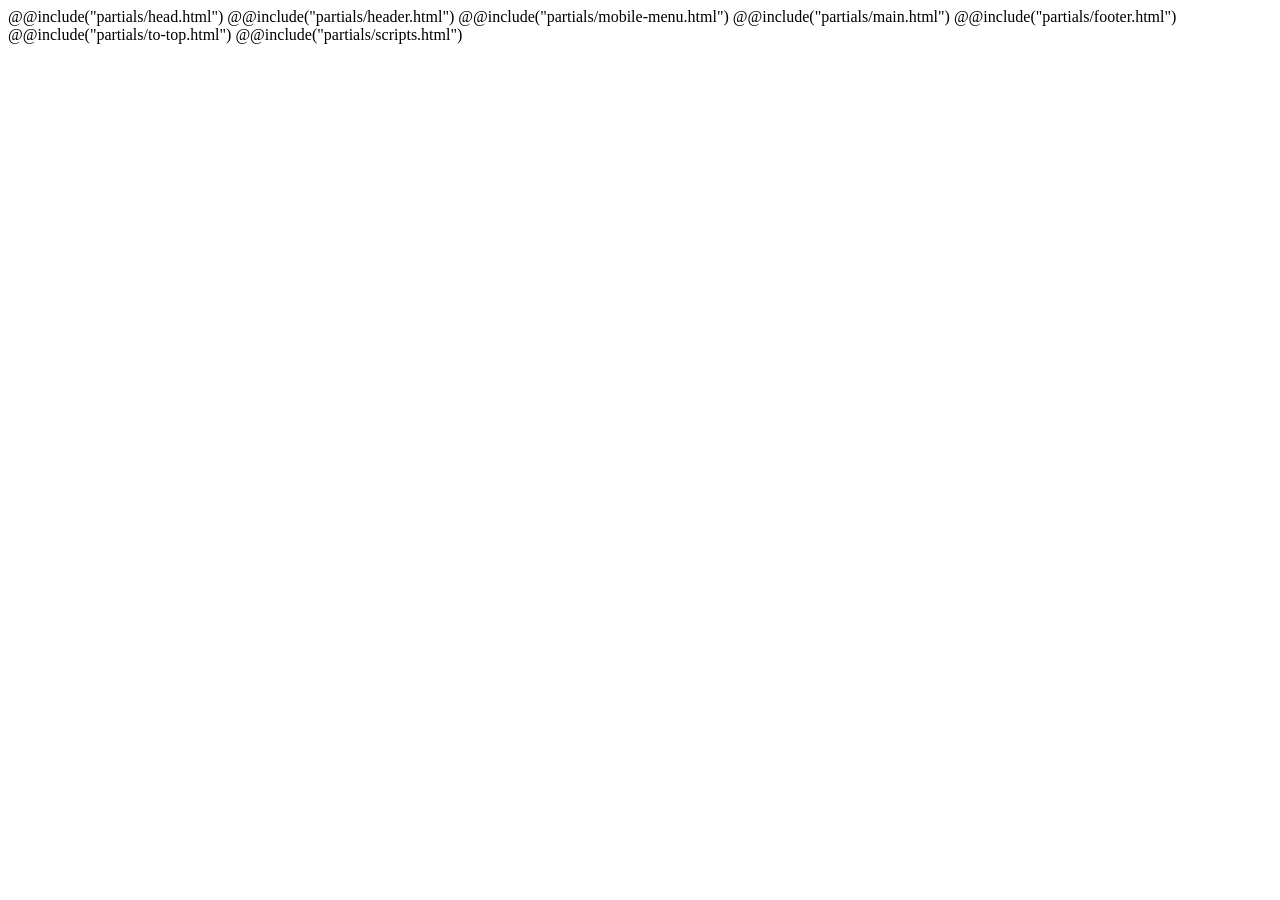
<file: pages/elsharqawy/src/index.html>
<!doctype html>
<html lang="en" dir="ltr" data-theme="light">
  @@include("partials/head.html")
  <body>
    @@include("partials/header.html")
    @@include("partials/mobile-menu.html")

    @@include("partials/main.html")

    @@include("partials/footer.html")
    @@include("partials/to-top.html")
    @@include("partials/scripts.html")
  </body>
</html>
</file>
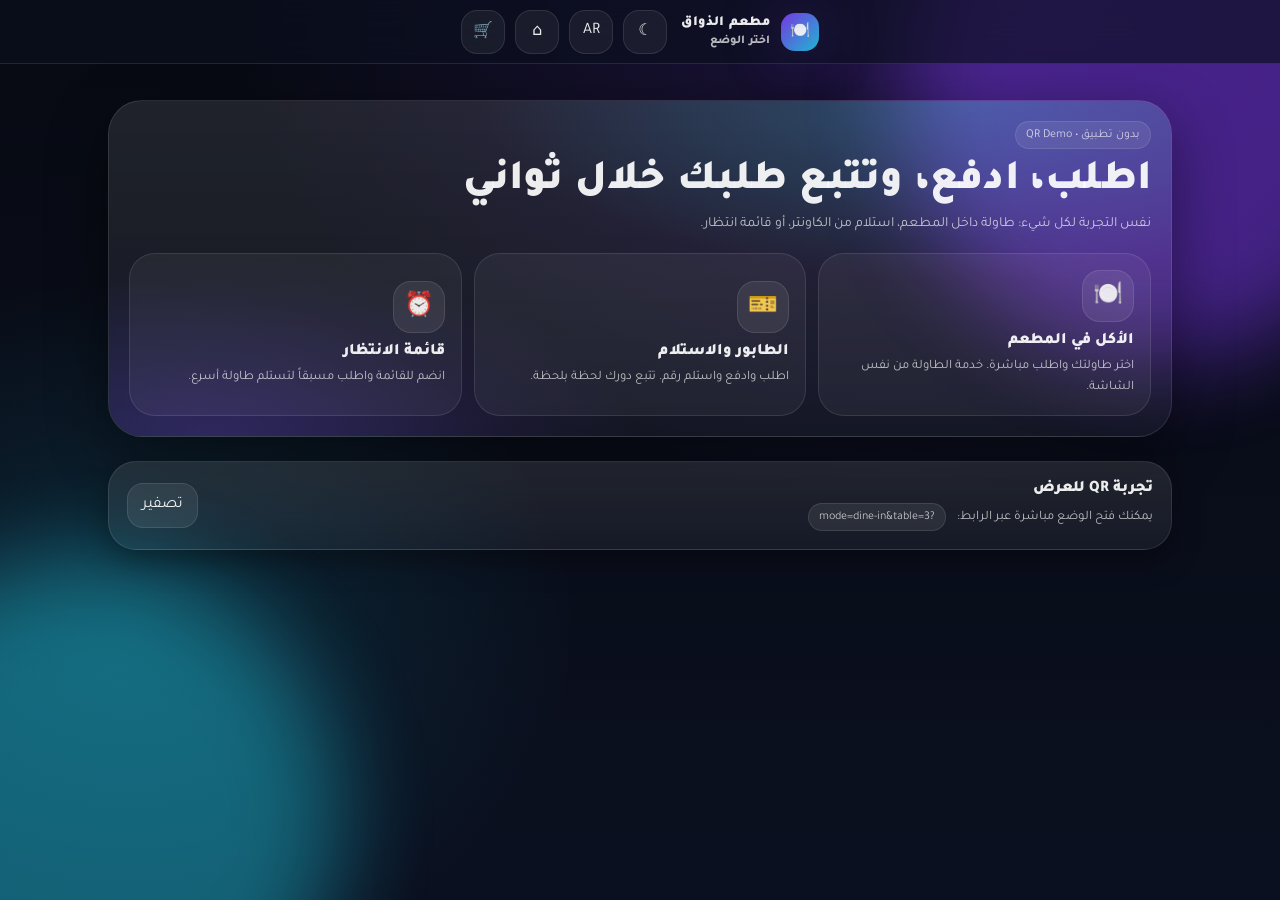
<file: pages/qr-demo/app/index.html>
<!doctype html>
<html lang="ar" dir="rtl">
	<head>
		<meta charset="UTF-8" />
		<meta
			name="viewport"
			content="width=device-width, initial-scale=1.0, maximum-scale=1.0, user-scalable=no"
		/>
		<meta name="theme-color" content="#0b1020" />
		<meta
			name="description"
			content="QR Demo: طلب بدون تطبيق. قائمة، سلة، دفع، تتبع الطلب، خدمة الطاولة، قائمة انتظار."
		/>
		<title>QR Demo</title>

		<link rel="preconnect" href="https://fonts.googleapis.com" />
		<link rel="preconnect" href="https://fonts.gstatic.com" crossorigin />
		<link
			href="https://fonts.googleapis.com/css2?family=Tajawal:wght@300;400;500;700;800&display=swap"
			rel="stylesheet"
		/>

		<link rel="stylesheet" href="./css/tokens.css" />
		<link rel="stylesheet" href="./css/base.css" />
		<link rel="stylesheet" href="./css/components.css" />
		<link rel="stylesheet" href="./css/pages.css" />
		<link rel="stylesheet" href="./css/effects.css" />
	</head>
	<body>
		<div id="app" class="app-root"></div>
		<script type="module" src="./js/main.js"></script>
	</body>
</html>
</file>
<file: pages/almarketerah/styles/main.css>
:root {
	--bg: #070a14;
	--text: #ecf0ff;
	--muted: rgba(236, 240, 255, 0.72);
	--muted2: rgba(236, 240, 255, 0.55);
	--shadow: 0 20px 70px rgba(0, 0, 0, 0.45);

	--a: #6d5efc;
	--b: #20e3ff;
	--c: #ff4dd8;
	--d: #ffb86b;

	--radius: 18px;
	--radius2: 26px;
	--container: 1200px;
}

* {
	box-sizing: border-box;
}

html {
	scroll-behavior: smooth;
	color-scheme: dark;
}

html[data-theme='light'] {
	color-scheme: light;
	--bg: #edf0ff;
	--text: #0b1220;
	--muted: rgba(11, 18, 32, 0.7);
	--muted2: rgba(11, 18, 32, 0.55);
	--shadow: 0 20px 70px rgba(5, 10, 20, 0.18);
}

body {
	margin: 0;
	font-family: 'IBM Plex Sans Arabic', Inter, system-ui, -apple-system, Segoe UI, Arial, sans-serif;
	background: radial-gradient(1200px 600px at 70% 10%, rgba(109, 94, 252, 0.22), transparent 55%),
		radial-gradient(900px 700px at 10% 20%, rgba(32, 227, 255, 0.14), transparent 60%),
		radial-gradient(1200px 800px at 10% 90%, rgba(255, 77, 216, 0.16), transparent 55%),
		var(--bg);
	color: var(--text);
	overflow-x: hidden;
}

html[data-theme='light'] body {
	background: radial-gradient(
			1200px 600px at 70% 10%,
			rgba(109, 94, 252, 0.18),
			transparent 55%
		),
		radial-gradient(900px 700px at 10% 20%, rgba(32, 227, 255, 0.12), transparent 60%),
		radial-gradient(1200px 800px at 10% 90%, rgba(255, 77, 216, 0.1), transparent 55%),
		var(--bg);
}

html[data-theme='light'] .header {
	background: rgba(237, 240, 255, 0.82);
	border-bottom-color: rgba(11, 18, 32, 0.08);
}

html[data-theme='light'] .nav__link:hover {
	background: rgba(11, 18, 32, 0.05);
}

html[data-theme='light'] .btn--ghost,
html[data-theme='light'] .iconbtn,
html[data-theme='light'] .mobile__link,
html[data-theme='light'] .pill,
html[data-theme='light'] .micro,
html[data-theme='light'] .feature,
html[data-theme='light'] .step,
html[data-theme='light'] .price,
html[data-theme='light'] .stat,
html[data-theme='light'] .tcard,
html[data-theme='light'] .qa,
html[data-theme='light'] .citem,
html[data-theme='light'] .form,
html[data-theme='light'] .card,
html[data-theme='light'] .logoCard,
html[data-theme='light'] .contact__note {
	background: rgba(255, 255, 255, 0.86);
	border-color: rgba(11, 18, 32, 0.12);
	box-shadow: 0 18px 60px rgba(11, 18, 32, 0.12);
}

html[data-theme='light'] .btn--ghost,
html[data-theme='light'] .iconbtn {
	background: rgba(255, 255, 255, 0.78);
}

html[data-theme='light'] .pill,
html[data-theme='light'] .micro,
html[data-theme='light'] .feature,
html[data-theme='light'] .step,
html[data-theme='light'] .price,
html[data-theme='light'] .stat,
html[data-theme='light'] .tcard,
html[data-theme='light'] .qa,
html[data-theme='light'] .citem,
html[data-theme='light'] .form,
html[data-theme='light'] .card,
html[data-theme='light'] .contact__note {
	box-shadow: 0 18px 60px rgba(11, 18, 32, 0.07);
}

html[data-theme='light'] .field__input {
	background: rgba(255, 255, 255, 0.9);
	border-color: rgba(11, 18, 32, 0.14);
}

html[data-theme='light'] .marquee,
html[data-theme='light'] .section--alt,
html[data-theme='light'] .footer {
	border-color: rgba(11, 18, 32, 0.08);
	background: rgba(255, 255, 255, 0.55);
}

a {
	color: inherit;
	text-decoration: none;
}

.container {
	max-width: var(--container);
	margin: 0 auto;
	padding: 0 24px;
}

.mono {
	font-family: ui-monospace, SFMono-Regular, Menlo, Monaco, Consolas, 'Liberation Mono', 'Courier New',
		monospace;
}

.bg {
	position: fixed;
	inset: 0;
	pointer-events: none;
	z-index: -1;
}

.bg__orb {
	position: absolute;
	width: 560px;
	height: 560px;
	border-radius: 999px;
	filter: blur(110px);
	opacity: 0.28;
	animation: float 18s ease-in-out infinite;
}

.bg__orb--1 {
	top: -220px;
	right: -220px;
	background: radial-gradient(circle at 30% 30%, var(--a), transparent 60%),
		radial-gradient(circle at 70% 70%, var(--b), transparent 55%);
}

.bg__orb--2 {
	bottom: -260px;
	left: -260px;
	background: radial-gradient(circle at 30% 30%, var(--c), transparent 60%),
		radial-gradient(circle at 70% 70%, var(--d), transparent 55%);
	animation-delay: -8s;
}

.bg__grid {
	position: absolute;
	inset: -1px;
	background: linear-gradient(rgba(255, 255, 255, 0.06) 1px, transparent 1px),
		linear-gradient(90deg, rgba(255, 255, 255, 0.06) 1px, transparent 1px);
	background-size: 70px 70px;
	mask-image: radial-gradient(circle at 60% 25%, rgba(0, 0, 0, 0.95), transparent 65%);
	opacity: 0.18;
}

@keyframes float {
	0%,
	100% {
		transform: translate3d(0, 0, 0) scale(1);
	}
	50% {
		transform: translate3d(22px, -18px, 0) scale(1.06);
	}
}

.header {
	position: sticky;
	top: 0;
	z-index: 10;
	backdrop-filter: blur(14px);
	background: rgba(7, 10, 20, 0.62);
	border-bottom: 1px solid rgba(255, 255, 255, 0.08);
}

.header__inner {
	display: flex;
	align-items: center;
	justify-content: space-between;
	gap: 16px;
	padding: 14px 0;
}

.brand {
	display: flex;
	align-items: center;
	gap: 10px;
}

.brand__logo {
	width: 38px;
	height: 38px;
}

.brand__name {
	font-weight: 800;
	letter-spacing: 0.2px;
}

.nav {
	display: flex;
	gap: 18px;
	align-items: center;
}

.nav__link {
	color: var(--muted);
	font-weight: 800;
	font-size: 14px;
	padding: 8px 10px;
	border-radius: 999px;
	transition: background 160ms ease, color 160ms ease, transform 160ms ease;
}

.nav__link:hover {
	background: rgba(255, 255, 255, 0.06);
	color: var(--text);
	transform: translateY(-1px);
}

.header__cta {
	display: flex;
	align-items: center;
	gap: 10px;
}

.header__tool {
	width: 44px;
	height: 44px;
	padding: 0;
	border-radius: 14px;
	display: inline-grid;
	place-items: center;
	line-height: 1;
}

.header__social--icon {
	width: 44px;
	height: 44px;
	padding: 0;
	border-radius: 14px;
	display: inline-grid;
	place-items: center;
}

.header__socialIcon {
	width: 20px;
	height: 20px;
	opacity: 0.9;
}

.header__social--icon {
	color: #1877f2;
}

html[data-theme='dark'] .header__social--icon {
	color: #5aa7ff;
}

.btn {
	display: inline-flex;
	align-items: center;
	justify-content: center;
	gap: 10px;
	padding: 11px 16px;
	border-radius: 999px;
	font-weight: 900;
	letter-spacing: 0.2px;
	border: 1px solid rgba(255, 255, 255, 0.14);
	background: linear-gradient(135deg, rgba(109, 94, 252, 0.9), rgba(32, 227, 255, 0.35));
	box-shadow: 0 18px 55px rgba(109, 94, 252, 0.18);
	transition: transform 160ms ease, filter 160ms ease, box-shadow 160ms ease;
}

.btn:hover {
	transform: translateY(-1px);
	filter: brightness(1.06);
	box-shadow: 0 22px 70px rgba(109, 94, 252, 0.22);
}

.btn--ghost {
	background: rgba(255, 255, 255, 0.06);
	box-shadow: none;
}

.btn--sm {
	padding: 9px 12px;
	font-size: 13px;
}

.btn--full {
	width: 100%;
}

.btn--lg {
	padding: 13px 18px;
}

.iconbtn {
	display: none;
	width: 44px;
	height: 44px;
	border-radius: 14px;
	border: 1px solid rgba(255, 255, 255, 0.14);
	background: rgba(255, 255, 255, 0.06);
	align-items: center;
	justify-content: center;
	gap: 5px;
	cursor: pointer;
}

.iconbtn__bar {
	display: block;
	width: 18px;
	height: 2px;
	background: rgba(236, 240, 255, 0.85);
	border-radius: 9px;
}

.header__menu {
	border: none;
	background: transparent;
}

.header__menu:hover {
	background: rgba(255, 255, 255, 0.06);
	border: 1px solid rgba(255, 255, 255, 0.14);
}

html[data-theme='light'] .header__menu:hover {
	background: rgba(255, 255, 255, 0.78);
	border: 1px solid rgba(11, 18, 32, 0.12);
}

.header__menuIcon {
	width: 22px;
	height: 22px;
	opacity: 0.9;
}

.mobile {
	border-top: 1px solid rgba(255, 255, 255, 0.08);
	background: rgba(7, 10, 20, 0.84);
	backdrop-filter: blur(16px);
}

.mobile__inner {
	display: grid;
	gap: 10px;
	padding: 16px 0 18px;
}

.mobile__link {
	padding: 12px 12px;
	border-radius: 14px;
	background: rgba(255, 255, 255, 0.04);
	color: rgba(236, 240, 255, 0.92);
	font-weight: 900;
	border: 1px solid rgba(255, 255, 255, 0.09);
}

.mobile__actions {
	display: grid;
	gap: 10px;
	padding-top: 6px;
}

.mobile__toggles {
	display: grid;
	grid-template-columns: 1fr 1fr;
	gap: 10px;
}

.hero {
	padding: 54px 0 16px;
}

.hero__inner {
	display: grid;
	grid-template-columns: 1.15fr 0.85fr;
	gap: 26px;
	align-items: start;
}

.pill {
	display: inline-flex;
	align-items: center;
	gap: 10px;
	padding: 8px 12px;
	border-radius: 999px;
	border: 1px solid rgba(255, 255, 255, 0.12);
	background: rgba(255, 255, 255, 0.05);
	color: rgba(236, 240, 255, 0.86);
	font-weight: 900;
	font-size: 12px;
}

.pill__dot {
	width: 6px;
	height: 6px;
	border-radius: 99px;
	background: linear-gradient(135deg, var(--b), var(--c));
	box-shadow: 0 0 0 4px rgba(32, 227, 255, 0.1);
}

.hero__title {
	font-size: 44px;
	line-height: 1.15;
	margin: 16px 0 10px;
	letter-spacing: -0.2px;
}

.hero__titleAccent {
	display: inline-block;
	background: linear-gradient(135deg, var(--b), var(--c), var(--d));
	-webkit-background-clip: text;
	background-clip: text;
	color: transparent;
}

.hero__subtitle {
	color: var(--muted);
	font-size: 16px;
	line-height: 1.9;
	margin: 0 0 18px;
	font-weight: 700;
}

.hero__actions {
	display: flex;
	gap: 12px;
	flex-wrap: wrap;
}

.hero__micro {
	display: grid;
	grid-template-columns: repeat(3, minmax(0, 1fr));
	gap: 10px;
	margin-top: 18px;
}

.micro {
	padding: 12px 14px;
	border-radius: 18px;
	border: 1px solid rgba(255, 255, 255, 0.11);
	background: rgba(255, 255, 255, 0.05);
}

.micro__k {
	display: block;
	color: var(--muted2);
	font-weight: 900;
	font-size: 12px;
	margin-bottom: 4px;
}

.micro__v {
	display: block;
	font-weight: 900;
	font-size: 13px;
	color: rgba(236, 240, 255, 0.9);
}

.card {
	border-radius: var(--radius2);
	border: 1px solid rgba(255, 255, 255, 0.12);
	background: linear-gradient(180deg, rgba(255, 255, 255, 0.06), rgba(255, 255, 255, 0.03));
	box-shadow: var(--shadow);
	overflow: hidden;
}

.card--glow {
	position: relative;
}

.card--glow::before {
	content: '';
	position: absolute;
	inset: -1px;
	background: radial-gradient(600px 260px at 40% 0%, rgba(32, 227, 255, 0.2), transparent 70%),
		radial-gradient(520px 260px at 90% 30%, rgba(255, 77, 216, 0.14), transparent 70%);
	pointer-events: none;
}

.card__top {
	position: relative;
	padding: 18px 18px 10px;
}

.card__badge {
	display: inline-flex;
	align-items: center;
	justify-content: center;
	padding: 7px 10px;
	border-radius: 999px;
	background: rgba(255, 255, 255, 0.08);
	border: 1px solid rgba(255, 255, 255, 0.14);
	font-weight: 900;
	font-size: 12px;
	color: rgba(236, 240, 255, 0.92);
}

.card__title {
	font-weight: 900;
	font-size: 18px;
	margin: 10px 0 4px;
}

.card__desc {
	color: var(--muted);
	font-weight: 800;
	font-size: 13px;
}

.card__grid {
	position: relative;
	display: grid;
	grid-template-columns: repeat(2, minmax(0, 1fr));
	gap: 10px;
	padding: 10px 18px 0;
}

.mini {
	padding: 12px 12px;
	border-radius: 18px;
	background: rgba(255, 255, 255, 0.05);
	border: 1px solid rgba(255, 255, 255, 0.1);
}

.mini__title {
	font-weight: 900;
	font-size: 12px;
	letter-spacing: 0.2px;
}

.mini__desc {
	color: var(--muted);
	font-weight: 800;
	font-size: 12px;
	margin-top: 4px;
}

.card__cta {
	position: relative;
	display: grid;
	grid-template-columns: 1fr 1fr;
	gap: 10px;
	padding: 14px 18px 10px;
}

.card__note {
	position: relative;
	padding: 0 18px 18px;
	color: var(--muted2);
	font-weight: 900;
	font-size: 12px;
}

.marquee {
	margin-top: 24px;
	border-top: 1px solid rgba(255, 255, 255, 0.08);
	border-bottom: 1px solid rgba(255, 255, 255, 0.08);
	background: rgba(255, 255, 255, 0.03);
	overflow: hidden;
}

.marquee__track {
	display: flex;
	gap: 26px;
	padding: 14px 0;
	width: max-content;
	animation: scroll 26s linear infinite;
}

.marquee__track span {
	font-weight: 900;
	font-size: 13px;
	letter-spacing: 0.4px;
	color: rgba(236, 240, 255, 0.82);
}

@keyframes scroll {
	0% {
		transform: translateX(0);
	}
	100% {
		transform: translateX(50%);
	}
}

.section {
	padding: 70px 0;
}

.section--alt {
	background: rgba(255, 255, 255, 0.02);
	border-top: 1px solid rgba(255, 255, 255, 0.06);
	border-bottom: 1px solid rgba(255, 255, 255, 0.06);
}

.section__head {
	display: grid;
	gap: 10px;
	margin-bottom: 22px;
}

.h2 {
	font-size: 30px;
	margin: 0;
	letter-spacing: -0.2px;
}

.lead {
	margin: 0;
	color: var(--muted);
	font-weight: 800;
	line-height: 1.9;
}

.grid {
	display: grid;
	grid-template-columns: repeat(4, minmax(0, 1fr));
	gap: 12px;
}

.feature {
	padding: 18px 18px;
	border-radius: var(--radius);
	background: rgba(255, 255, 255, 0.05);
	border: 1px solid rgba(255, 255, 255, 0.1);
	box-shadow: 0 16px 60px rgba(0, 0, 0, 0.25);
	transition: transform 160ms ease, background 160ms ease, border-color 160ms ease;
}

.feature:hover {
	transform: translateY(-2px);
	background: rgba(255, 255, 255, 0.07);
	border-color: rgba(255, 255, 255, 0.14);
}

.feature__icon {
	width: 42px;
	height: 42px;
	border-radius: 14px;
	display: grid;
	place-items: center;
	font-weight: 900;
	background: linear-gradient(135deg, rgba(109, 94, 252, 0.55), rgba(255, 77, 216, 0.25));
	border: 1px solid rgba(255, 255, 255, 0.14);
}

.feature__title {
	margin: 12px 0 6px;
	font-size: 15px;
	font-weight: 900;
}

.feature__desc {
	margin: 0;
	color: var(--muted);
	font-weight: 800;
	line-height: 1.8;
	font-size: 13px;
}

.steps {
	display: grid;
	grid-template-columns: repeat(3, minmax(0, 1fr));
	gap: 12px;
}

.step {
	padding: 16px 16px;
	border-radius: var(--radius);
	border: 1px solid rgba(255, 255, 255, 0.1);
	background: rgba(255, 255, 255, 0.05);
	display: flex;
	gap: 12px;
}

.step__num {
	width: 34px;
	height: 34px;
	border-radius: 12px;
	display: grid;
	place-items: center;
	font-weight: 900;
	background: rgba(255, 255, 255, 0.07);
	border: 1px solid rgba(255, 255, 255, 0.14);
}

.step__title {
	font-weight: 900;
}

.step__desc {
	color: var(--muted);
	font-weight: 800;
	font-size: 13px;
	margin-top: 4px;
	line-height: 1.8;
}

.pricing {
	display: grid;
	grid-template-columns: repeat(3, minmax(0, 1fr));
	gap: 12px;
}

.price {
	padding: 18px 18px;
	border-radius: var(--radius2);
	border: 1px solid rgba(255, 255, 255, 0.12);
	background: rgba(255, 255, 255, 0.05);
	box-shadow: 0 18px 70px rgba(0, 0, 0, 0.28);
}

.price--hot {
	background: linear-gradient(180deg, rgba(109, 94, 252, 0.14), rgba(255, 255, 255, 0.04));
	border-color: rgba(109, 94, 252, 0.35);
}

.price__top {
	display: flex;
	align-items: baseline;
	justify-content: space-between;
	gap: 10px;
	margin-bottom: 12px;
}

.price__name {
	font-weight: 900;
	font-size: 18px;
}

.price__tag {
	font-weight: 900;
	font-size: 12px;
	color: rgba(236, 240, 255, 0.82);
	padding: 6px 10px;
	border-radius: 999px;
	border: 1px solid rgba(255, 255, 255, 0.12);
	background: rgba(255, 255, 255, 0.05);
}

.price__list {
	margin: 0 0 14px;
	padding: 0 18px 0 0;
	display: grid;
	gap: 8px;
	color: var(--muted);
	font-weight: 900;
	line-height: 1.7;
	font-size: 13px;
}

.stats {
	display: grid;
	grid-template-columns: repeat(4, minmax(0, 1fr));
	gap: 12px;
}

.stat {
	padding: 16px 16px;
	border-radius: var(--radius);
	border: 1px solid rgba(255, 255, 255, 0.1);
	background: rgba(255, 255, 255, 0.05);
	text-align: center;
}

.stat__num {
	font-weight: 900;
	font-size: 26px;
	letter-spacing: -0.4px;
	background: linear-gradient(135deg, var(--b), var(--c), var(--d));
	-webkit-background-clip: text;
	background-clip: text;
	color: transparent;
}

.stat__label {
	margin-top: 6px;
	color: var(--muted);
	font-weight: 900;
	font-size: 13px;
}

.logos {
	margin-top: 14px;
	display: grid;
	grid-template-columns: repeat(6, minmax(0, 1fr));
	gap: 10px;
}

.logoCard {
	padding: 14px 12px;
	border-radius: 16px;
	border: 1px dashed rgba(255, 255, 255, 0.16);
	background: rgba(255, 255, 255, 0.03);
	color: rgba(236, 240, 255, 0.6);
	font-weight: 900;
	text-align: center;
}

.testimonials {
	display: grid;
	grid-template-columns: repeat(3, minmax(0, 1fr));
	gap: 12px;
}

.tcard {
	padding: 18px 18px;
	border-radius: var(--radius2);
	border: 1px solid rgba(255, 255, 255, 0.12);
	background: rgba(255, 255, 255, 0.05);
}

.tcard__quote {
	margin: 0 0 14px;
	color: rgba(236, 240, 255, 0.86);
	font-weight: 900;
	line-height: 1.9;
}

.tcard__name {
	font-weight: 900;
}

.tcard__role {
	color: var(--muted);
	font-weight: 900;
	font-size: 13px;
}

.faq {
	display: grid;
	gap: 10px;
}

.qa {
	border-radius: var(--radius);
	border: 1px solid rgba(255, 255, 255, 0.11);
	background: rgba(255, 255, 255, 0.05);
	overflow: hidden;
}

.qa__q {
	width: 100%;
	text-align: right;
	padding: 16px 16px;
	background: transparent;
	border: 0;
	color: rgba(236, 240, 255, 0.92);
	font-weight: 900;
	font-family: inherit;
	cursor: pointer;
	display: flex;
	align-items: center;
	justify-content: space-between;
	gap: 10px;
}

.qa__q:focus-visible,
.btn:focus-visible,
.iconbtn:focus-visible,
.mobile__link:focus-visible,
.nav__link:focus-visible {
	outline: 3px solid rgba(32, 227, 255, 0.35);
	outline-offset: 2px;
}

.btn:focus-visible {
	outline-color: rgba(109, 94, 252, 0.35);
}

.iconbtn:focus-visible {
	outline-color: rgba(255, 77, 216, 0.28);
}

.qa__q::after {
	content: '+';
	font-size: 18px;
	color: rgba(236, 240, 255, 0.72);
}

.qa.is-open .qa__q::after {
	content: '–';
}

.qa__a {
	display: none;
	padding: 0 16px 16px;
	color: var(--muted);
	font-weight: 900;
	line-height: 1.9;
}

.qa.is-open .qa__a {
	display: block;
}

.contact__grid {
	display: grid;
	grid-template-columns: 0.95fr 1.05fr;
	gap: 14px;
	align-items: start;
}

.contact__cards {
	display: grid;
	gap: 10px;
	margin-top: 16px;
}

.citem {
	padding: 14px 16px;
	border-radius: var(--radius);
	border: 1px solid rgba(255, 255, 255, 0.11);
	background: rgba(255, 255, 255, 0.05);
	transition: transform 160ms ease, background 160ms ease;
}

.citem:hover {
	transform: translateY(-2px);
	background: rgba(255, 255, 255, 0.07);
}

.citem__k {
	color: var(--muted2);
	font-weight: 900;
	font-size: 12px;
}

.citem__v {
	font-weight: 900;
	margin-top: 4px;
}

.link {
	text-decoration: underline;
	text-underline-offset: 3px;
}

.contact__note {
	margin-top: 14px;
	padding: 12px 14px;
	border-radius: 18px;
	border: 1px solid rgba(255, 255, 255, 0.11);
	background: rgba(255, 255, 255, 0.04);
	color: rgba(236, 240, 255, 0.78);
	font-weight: 900;
}

.form {
	padding: 18px 18px;
	border-radius: var(--radius2);
	border: 1px solid rgba(255, 255, 255, 0.12);
	background: rgba(255, 255, 255, 0.05);
	box-shadow: 0 18px 70px rgba(0, 0, 0, 0.28);
}

.form__row {
	display: grid;
	grid-template-columns: 1fr 1fr;
	gap: 10px;
}

.field {
	display: grid;
	gap: 6px;
	margin-bottom: 10px;
}

.field__label {
	color: var(--muted2);
	font-weight: 900;
	font-size: 12px;
}

.field__input {
	width: 100%;
	padding: 12px 12px;
	border-radius: 14px;
	border: 1px solid rgba(255, 255, 255, 0.13);
	background: rgba(5, 7, 14, 0.55);
	color: rgba(236, 240, 255, 0.92);
	font-family: inherit;
	font-weight: 900;
	outline: none;
}

.field__input:focus {
	border-color: rgba(32, 227, 255, 0.45);
	box-shadow: 0 0 0 4px rgba(32, 227, 255, 0.12);
}

.field__input--area {
	min-height: 140px;
	resize: vertical;
}

.form__hint {
	margin: 10px 0 0;
	color: rgba(236, 240, 255, 0.62);
	font-weight: 900;
	line-height: 1.8;
	font-size: 12px;
}

.footer {
	padding: 26px 0;
	border-top: 1px solid rgba(255, 255, 255, 0.08);
	background: rgba(7, 10, 20, 0.65);
	backdrop-filter: blur(12px);
}

.footer__inner {
	display: flex;
	align-items: center;
	justify-content: space-between;
	gap: 12px;
}

.footer__left {
	display: flex;
	align-items: center;
	gap: 10px;
}

.footer__logo {
	width: 34px;
	height: 34px;
}

.footer__name {
	font-weight: 900;
}

.footer__sub {
	color: var(--muted);
	font-weight: 900;
	font-size: 13px;
}

.footer__right {
	display: flex;
	gap: 14px;
	color: rgba(236, 240, 255, 0.82);
	font-weight: 900;
}

@media (max-width: 980px) {
	.nav {
		display: none;
	}
	.iconbtn {
		display: inline-flex;
	}
	.header__social {
		display: none;
	}
	.hero__inner {
		grid-template-columns: 1fr;
	}
	.hero__title {
		font-size: 38px;
	}
	.hero__micro {
		grid-template-columns: 1fr;
	}
	.grid {
		grid-template-columns: repeat(2, minmax(0, 1fr));
	}
	.steps {
		grid-template-columns: repeat(2, minmax(0, 1fr));
	}
	.pricing {
		grid-template-columns: 1fr;
	}
	.stats {
		grid-template-columns: repeat(2, minmax(0, 1fr));
	}
	.logos {
		grid-template-columns: repeat(3, minmax(0, 1fr));
	}
	.testimonials {
		grid-template-columns: 1fr;
	}
	.contact__grid {
		grid-template-columns: 1fr;
	}
	.form__row {
		grid-template-columns: 1fr;
	}
}

[dir='ltr'] .qa__q {
	text-align: left;
}

[dir='ltr'] .price__list {
	padding: 0 0 0 18px;
}

@media (prefers-reduced-motion: reduce) {
	html {
		scroll-behavior: auto;
	}
	.bg__orb {
		animation: none;
	}
	.marquee__track {
		animation: none;
	}
}
</file>
<file: pages/elsharqawy/styles.css>
:root {
	--bg: #f7fafc;
	--surface: #ffffff;
	--ink: #0b1220;
	--muted: #5b6472;
	--border: #e6eaf0;
	--primary: #0e7490;
	--primaryDark: #0f4c5c;
	--shadow: 0 10px 30px rgba(0, 0, 0, 0.06);
	--radius: 18px;
	color-scheme: light;
}

:root[data-theme='dark'] {
	--bg: #0b1220;
	--surface: #0f172a;
	--ink: #e5e7eb;
	--muted: #9aa4b2;
	--border: rgba(255, 255, 255, 0.12);
	--primary: #22d3ee;
	--primaryDark: #06b6d4;
	--shadow: 0 18px 50px rgba(0, 0, 0, 0.35);
	color-scheme: dark;
}

* {
	box-sizing: border-box;
}

html,
body {
	margin: 0;
	padding: 0;
	background: var(--bg);
	color: var(--ink);
	font-family:
		'IBM Plex Sans Arabic',
		'IBM Plex Sans',
		ui-sans-serif,
		system-ui,
		-apple-system,
		'Segoe UI',
		Roboto,
		Arial,
		sans-serif;
	line-height: 1.4;
}

html {
	scroll-behavior: smooth;
}

@media (prefers-reduced-motion: reduce) {
	html {
		scroll-behavior: auto;
	}
}

a {
	color: var(--primary);
	text-decoration: none;
}

.container {
	width: 100%;
	max-width: 1120px;
	margin: 0 auto;
	padding: 0 16px;
}

.muted {
	color: var(--muted);
}

.tiny {
	font-size: 0.85rem;
}

.h3 {
	font-size: 1.25rem;
	margin: 0.25rem 0 0.5rem;
}

.header {
	position: sticky;
	top: 0;
	z-index: 20;
	background: rgba(255, 255, 255, 0.93);
	backdrop-filter: blur(10px);
	border-bottom: 1px solid var(--border);
}

:root[data-theme='dark'] .header {
	background: rgba(15, 23, 42, 0.86);
}

.header__inner {
	display: flex;
	align-items: center;
	justify-content: space-between;
	gap: 16px;
	padding: 18px 0;
}

.brand {
	display: flex;
	align-items: center;
	gap: 12px;
	color: var(--ink);
}

.brand__mark {
	position: relative;
	width: 34px;
	height: 34px;
	border-radius: 10px;
	background: linear-gradient(135deg, var(--primary), var(--primaryDark));
	overflow: hidden;
}

.brand__mark::after {
	content: '';
	position: absolute;
	inset: 0;
	margin: auto;
	width: 20px;
	height: 20px;
	background: rgba(255, 255, 255, 0.92);
	-webkit-mask-image: url('./assets/logo-mark.svg');
	mask-image: url('./assets/logo-mark.svg');
	-webkit-mask-repeat: no-repeat;
	mask-repeat: no-repeat;
	-webkit-mask-position: center;
	mask-position: center;
	-webkit-mask-size: contain;
	mask-size: contain;
}

.brand__text {
	display: flex;
	flex-direction: column;
	line-height: 1.1;
}

.brand__name {
	font-weight: 800;
	letter-spacing: -0.02em;
}

.brand__tag {
	font-size: 0.78rem;
	color: var(--muted);
}

.nav {
	display: flex;
	align-items: center;
	gap: 16px;
}

.nav a {
	color: var(--ink);
	font-weight: 650;
	opacity: 0.92;
	padding: 8px 10px;
	border-radius: 10px;
}

.nav a:hover {
	opacity: 1;
	background: rgba(14, 116, 144, 0.08);
}

.menuIcon {
	width: 20px;
	height: 20px;
	display: block;
}

.header__menuBtn {
	display: none;
	align-items: center;
	gap: 10px;
	padding: 10px 8px;
	border: 0;
	background: transparent;
	color: var(--ink);
	font-weight: 900;
	cursor: pointer;
	user-select: none;
}

:root[data-theme='dark'] .header__menuBtn {
	color: var(--ink);
}

.header__menuBtn:hover {
	opacity: 0.85;
}

:root[data-theme='dark'] .header__menuBtn:hover {
	opacity: 0.9;
}

.menuLabel {
	font-size: 0.92rem;
}

.header__actions {
	display: flex;
	align-items: center;
	gap: 10px;
}

.header__wa {
	padding: 6px 12px;
}

.phoneIcon {
	width: 18px;
	height: 18px;
	display: block;
}

.header__iconBtn {
	width: 44px;
	padding: 0;
}

.toggle__icon {
	font-weight: 950;
	width: 22px;
	text-align: center;
	display: inline-block;
}

.wa {
	display: block;
	width: 22px;
	height: 22px;
	color: #25d366;
}

.btn {
	display: inline-flex;
	align-items: center;
	justify-content: center;
	gap: 8px;
	padding: 12px 16px;
	border-radius: 14px;
	font-weight: 800;
	border: 1px solid transparent;
	cursor: pointer;
	user-select: none;
}

.btn--full {
	width: 100%;
}

.btn--primary {
	background: var(--primary);
	color: white;
	box-shadow: 0 8px 20px rgba(0, 0, 0, 0.08);
}

.btn--primary:hover {
	background: var(--primaryDark);
}

.btn--ghost {
	background: var(--surface);
	color: var(--ink);
	border-color: var(--border);
}

.btn--ghost:hover {
	background: #f1f5f9;
}

:root[data-theme='dark'] .btn--ghost:hover {
	background: rgba(255, 255, 255, 0.06);
}

.hero {
	padding: 64px 0;
	background: linear-gradient(135deg, #ecfeff, #f8fafc);
}

:root[data-theme='dark'] .hero {
	background:
		radial-gradient(
			1200px 500px at 10% 10%,
			rgba(34, 211, 238, 0.12),
			transparent 60%
		),
		radial-gradient(
			900px 500px at 90% 20%,
			rgba(14, 116, 144, 0.16),
			transparent 55%
		),
		linear-gradient(135deg, #0b1220, #0b1220);
}

.hero__grid {
	display: grid;
	grid-template-columns: 1.25fr 0.85fr;
	gap: 32px;
	align-items: center;
}

.pill {
	display: inline-flex;
	align-items: center;
	gap: 10px;
	padding: 6px 12px;
	border: 1px solid var(--border);
	border-radius: 999px;
	background: rgba(255, 255, 255, 0.7);
	font-weight: 800;
	font-size: 0.85rem;
}

:root[data-theme='dark'] .pill {
	background: rgba(255, 255, 255, 0.06);
}

.pill__dot {
	width: 8px;
	height: 8px;
	border-radius: 999px;
	background: var(--primary);
}

.hero h1 {
	font-size: 2.7rem;
	letter-spacing: -0.03em;
	margin: 10px 0;
}

.lead {
	font-size: 1.05rem;
	color: var(--muted);
}

.checks {
	padding-left: 18px;
	margin: 16px 0;
}

.checks li {
	margin-bottom: 8px;
}

.hero__actions {
	display: flex;
	flex-wrap: wrap;
	gap: 12px;
}

.hero__meta {
	display: grid;
	grid-template-columns: 1fr 1fr;
	gap: 12px;
	margin-top: 18px;
}

.meta-card {
	padding: 14px;
	border-radius: 14px;
	border: 1px solid var(--border);
	background: var(--surface);
}

.meta-card__title {
	font-weight: 900;
}

.meta-card__text {
	color: var(--muted);
	font-size: 0.9rem;
}

.card {
	padding: 18px;
	border-radius: var(--radius);
	background: var(--surface);
	border: 1px solid var(--border);
	box-shadow: var(--shadow);
}

:root[data-theme='dark'] .card {
	box-shadow: var(--shadow);
}

.trust {
	padding: 18px 0;
}

.trust__grid {
	display: grid;
	grid-template-columns: repeat(4, 1fr);
	gap: 12px;
}

.trust-item {
	display: flex;
	align-items: center;
	gap: 10px;
	padding: 12px;
	border-radius: 14px;
	border: 1px solid var(--border);
	background: var(--surface);
	color: var(--muted);
	font-weight: 650;
}

.badge {
	display: inline-flex;
	padding: 4px 10px;
	border-radius: 999px;
	background: rgba(14, 116, 144, 0.1);
	border: 1px solid rgba(14, 116, 144, 0.16);
	color: var(--primaryDark);
	font-weight: 900;
	font-size: 0.82rem;
}

.section {
	padding: 56px 0;
}

.section--alt {
	background: var(--bg);
}

.section-head {
	max-width: 740px;
}

.section-head h2 {
	font-size: 2rem;
	margin: 10px 0 12px;
	letter-spacing: -0.02em;
}

.eyebrow {
	display: inline-flex;
	color: var(--primaryDark);
	font-weight: 900;
	letter-spacing: 0.08em;
	text-transform: uppercase;
	font-size: 0.78rem;
}

.grid {
	display: grid;
	gap: 18px;
	margin-top: 22px;
}

.grid--2 {
	grid-template-columns: 1fr 1fr;
}

.grid--3 {
	grid-template-columns: repeat(3, 1fr);
}

.bullets {
	padding-left: 18px;
	margin: 14px 0;
}

.bullets li {
	margin-bottom: 7px;
}

.product-top {
	display: flex;
	gap: 12px;
	align-items: flex-start;
}

.product-img {
	width: 72px;
	height: 72px;
	border-radius: 16px;
	border: 1px solid var(--border);
	background: linear-gradient(
		135deg,
		rgba(14, 116, 144, 0.14),
		rgba(14, 116, 144, 0.06)
	);
}

.step {
	display: flex;
	gap: 14px;
	padding: 16px;
	border-radius: var(--radius);
	border: 1px solid var(--border);
	background: var(--surface);
}

.step__n {
	width: 34px;
	height: 34px;
	border-radius: 12px;
	background: rgba(14, 116, 144, 0.1);
	color: var(--primaryDark);
	font-weight: 900;
	display: flex;
	align-items: center;
	justify-content: center;
}

.step__title {
	font-weight: 900;
}

.plan-top {
	display: flex;
	justify-content: space-between;
	align-items: baseline;
}

.plan-top__title {
	font-weight: 900;
}

.plan-top__price {
	color: var(--muted);
	font-weight: 850;
}

.card--highlight {
	border: 2px solid rgba(14, 116, 144, 0.32);
}

.faq details {
	background: var(--surface);
	border: 1px solid var(--border);
	border-radius: 14px;
	padding: 14px;
	margin-bottom: 12px;
}

.faq summary {
	cursor: pointer;
	font-weight: 850;
}

.contact {
	display: grid;
	grid-template-columns: 1.2fr 0.8fr;
	gap: 18px;
	margin-top: 22px;
}

.contact__side {
	display: flex;
	flex-direction: column;
	gap: 12px;
}

.side-card {
	padding: 16px;
	border-radius: var(--radius);
	border: 1px solid var(--border);
	background: var(--surface);
}

.side-card__title {
  font-weight: 900;
  margin-bottom: 6px;
}

.side-card__titleRow {
  display: flex;
  align-items: center;
  gap: 10px;
  margin-bottom: 6px;
}

.sideTitleIcon {
  width: 18px;
  height: 18px;
  display: block;
  color: var(--primaryDark);
}

.sideTitleIcon--wa {
  color: #25d366;
}

.side-card__titleRow .side-card__title {
  margin-bottom: 0;
}

.side-card__link {
  font-weight: 750;
}

.side-card__linkRow {
	display: inline-flex;
	align-items: center;
	gap: 10px;
	font-weight: 750;
	color: var(--ink);
}

.sideIcon {
	width: 18px;
	height: 18px;
	display: block;
	color: var(--primaryDark);
}

.sideIcon--wa {
	color: #25d366;
}

.side-card__text {
	color: var(--muted);
	font-weight: 650;
}

.locationList {
	display: flex;
	flex-direction: column;
	gap: 10px;
	margin-top: 6px;
}

.locationRow {
	display: flex;
	align-items: center;
	justify-content: space-between;
	gap: 12px;
}

.mapCta {
	display: inline-flex;
	align-items: center;
	justify-content: center;
	padding: 8px 10px;
	border-radius: 12px;
	border: 1px solid var(--border);
	background: rgba(14, 116, 144, 0.06);
	color: var(--primaryDark);
	font-weight: 850;
	white-space: nowrap;
}

.mapIcon {
	width: 18px;
	height: 18px;
	display: block;
}

:root[data-theme='dark'] .mapCta {
	background: rgba(34, 211, 238, 0.1);
	color: var(--primary);
}

.mapCta:hover {
	background: rgba(14, 116, 144, 0.1);
}

:root[data-theme='dark'] .mapCta:hover {
	background: rgba(34, 211, 238, 0.14);
}

.form {
	display: flex;
	flex-direction: column;
	gap: 10px;
}

.label {
	display: flex;
	flex-direction: column;
	gap: 6px;
	font-weight: 700;
	font-size: 0.92rem;
}

input,
textarea,
select {
	padding: 12px 14px;
	border-radius: 14px;
	border: 1px solid var(--border);
	background: var(--surface);
	font: inherit;
	outline: none;
}

input:focus,
textarea:focus,
select:focus {
	border-color: rgba(14, 116, 144, 0.42);
	box-shadow: 0 0 0 4px rgba(14, 116, 144, 0.12);
}

:root[data-theme='dark'] input,
:root[data-theme='dark'] textarea,
:root[data-theme='dark'] select {
	background: rgba(255, 255, 255, 0.02);
}

.center {
	display: flex;
	flex-direction: column;
	align-items: center;
	gap: 10px;
	margin-top: 18px;
}

.footer {
	padding: 36px 0;
}

.footer__inner {
	display: flex;
	justify-content: space-between;
	align-items: flex-end;
	gap: 16px;
	border-top: 1px solid var(--border);
	padding-top: 18px;
}

.footer__name {
	font-weight: 900;
}

@media (max-width: 980px) {
	.hero__grid {
		grid-template-columns: 1fr;
	}

	.grid--3 {
		grid-template-columns: 1fr;
	}

	.contact {
		grid-template-columns: 1fr;
	}
}

@media (max-width: 860px) {
	.nav {
		display: none;
	}

	.header__menuBtn {
		display: inline-flex;
	}

	.header__inner {
		padding-left: 12px;
		padding-right: 12px;
	}

	.grid--2 {
		grid-template-columns: 1fr;
	}

	.trust__grid {
		grid-template-columns: repeat(2, 1fr);
	}
}

@media (max-width: 540px) {
	.header__phone {
		display: none;
	}

	.menuLabel {
		display: none;
	}

	.hero h1 {
		font-size: 2.1rem;
	}

	.hero__meta {
		grid-template-columns: 1fr;
	}

	.footer__inner {
		flex-direction: column;
		align-items: flex-start;
	}
}

@media (min-width: 861px) {
	.header__menuBtn {
		display: none;
	}
}

/* Anchor offset for sticky header */
section[id] {
	scroll-margin-top: 96px;
}

/* RTL polish */
[dir='rtl'] .brand__text {
	text-align: right;
}

[dir='rtl'] .checks,
[dir='rtl'] .bullets {
	padding-left: 0;
	padding-right: 18px;
}

[dir='rtl'] .product-top,
[dir='rtl'] .step {
	direction: rtl;
}

/* Carousel */
.carousel {
	position: relative;
	margin-top: 22px;
}

.carousel__track {
	display: grid;
	grid-auto-flow: column;
	grid-auto-columns: minmax(260px, 1fr);
	gap: 16px;
	overflow-x: auto;
	padding: 6px 44px;
	scroll-snap-type: x mandatory;
	scrollbar-width: none;
}

.carousel__track::-webkit-scrollbar {
	display: none;
}

.carousel__track img {
	width: 100%;
	height: auto;
	border-radius: var(--radius);
	border: 1px solid var(--border);
	background: var(--surface);
	box-shadow: var(--shadow);
	scroll-snap-align: center;
}

.carousel__btn {
	position: absolute;
	top: 50%;
	transform: translateY(-50%);
	width: 36px;
	height: 36px;
	border-radius: 999px;
	border: 1px solid var(--border);
	background: var(--surface);
	box-shadow: var(--shadow);
	color: var(--ink);
	font-size: 22px;
	font-weight: 900;
	cursor: pointer;
}

.carousel__btn:hover {
	background: rgba(255, 255, 255, 0.6);
}

:root[data-theme='dark'] .carousel__btn:hover {
	background: rgba(255, 255, 255, 0.06);
}

.carousel__btn[data-carousel-prev] {
	left: 8px;
}

.carousel__btn[data-carousel-next] {
	right: 8px;
}

[dir='rtl'] .carousel__btn[data-carousel-prev] {
	right: 8px;
	left: auto;
}

[dir='rtl'] .carousel__btn[data-carousel-next] {
	left: 8px;
	right: auto;
}

@media (max-width: 540px) {
  .carousel__track {
    padding: 6px 12px;
  }

	.carousel__btn {
		display: none;
	}
}

/* Mobile menu */
.mobileMenu {
	position: fixed;
	inset: 0;
	z-index: 40;
	visibility: hidden;
	opacity: 0;
	pointer-events: none;
	transition:
		opacity 180ms ease,
		visibility 0s linear 180ms;
}

/* Scroll to top */
.toTop {
  position: fixed;
  right: 18px;
  bottom: 18px;
  z-index: 30;
  width: 46px;
  height: 46px;
  border-radius: 999px;
  border: 1px solid var(--border);
  background: var(--surface);
  color: var(--ink);
  box-shadow: var(--shadow);
  display: inline-flex;
  align-items: center;
  justify-content: center;
  cursor: pointer;
  opacity: 0;
  transform: translateY(10px);
  pointer-events: none;
  transition: opacity 180ms ease, transform 180ms ease;
}

.toTop.isVisible {
  opacity: 1;
  transform: translateY(0);
  pointer-events: auto;
}

.toTop:hover {
  background: rgba(14, 116, 144, 0.06);
}

:root[data-theme="dark"] .toTop:hover {
  background: rgba(34, 211, 238, 0.10);
}

.toTop__icon {
  width: 20px;
  height: 20px;
  display: block;
}

[dir="rtl"] .toTop {
  right: auto;
  left: 18px;
}

@media (prefers-reduced-motion: reduce) {
  .toTop {
    transition: none;
  }
}

body.menuOpen {
	overflow: hidden;
}

body.menuOpen .mobileMenu {
	visibility: visible;
	opacity: 1;
	pointer-events: auto;
	transition:
		opacity 180ms ease,
		visibility 0s;
}

.mobileMenu__overlay {
	position: absolute;
	inset: 0;
	background: rgba(0, 0, 0, 0.35);
	opacity: 0;
	transition: opacity 180ms ease;
}

.mobileMenu__panel {
	position: absolute;
	top: 0;
	bottom: 0;
	right: 0;
	width: min(92vw, 360px);
	background: var(--surface);
	border-left: 1px solid var(--border);
	z-index: 1;
	padding: 14px;
	transform: translateX(100%);
	transition: transform 220ms cubic-bezier(0.2, 0.85, 0.2, 1);
	display: flex;
	flex-direction: column;
	gap: 12px;
	will-change: transform;
}

[dir='rtl'] .mobileMenu__panel {
	right: auto;
	left: 0;
	border-left: 0;
	border-right: 1px solid var(--border);
	transform: translateX(-100%);
}

body.menuOpen .mobileMenu__panel {
	transform: translateX(0);
}

body.menuOpen .mobileMenu__overlay {
	opacity: 1;
}

@media (prefers-reduced-motion: reduce) {
	.mobileMenu__panel {
		transition: none;
	}

	.mobileMenu,
	.mobileMenu__overlay {
		transition: none;
	}
}

.mobileMenu__top {
	display: flex;
	align-items: center;
	justify-content: space-between;
	gap: 10px;
	padding-bottom: 10px;
	border-bottom: 1px solid var(--border);
}

.mobileMenu__title {
	font-weight: 900;
	font-size: 1.05rem;
}

.mobileMenu__sub {
	margin-top: 2px;
	font-size: 0.78rem;
	color: var(--muted);
}

.mobileMenu__nav {
	display: flex;
	flex-direction: column;
	gap: 6px;
}

.mobileMenu__nav a {
	padding: 10px 12px;
	border-radius: 12px;
	color: var(--ink);
	font-weight: 800;
	background: rgba(14, 116, 144, 0.06);
	border: 1px solid var(--border);
}

.mobileMenu__actions {
	margin-top: auto;
	display: flex;
	flex-direction: column;
	gap: 10px;
}
</file>
<file: pages/qr-demo/app/css/tokens.css>
:root {
	/* Typography */
	--font-sans: "Tajawal", system-ui, -apple-system, "Segoe UI", Arial, sans-serif;

	/* Colors */
	--bg0: #070a12;
	--bg1: #0b1020;
	--bg2: rgba(255, 255, 255, 0.06);
	--bg3: rgba(255, 255, 255, 0.09);
	--stroke: rgba(255, 255, 255, 0.10);
	--stroke2: rgba(255, 255, 255, 0.14);

	--text: rgba(255, 255, 255, 0.92);
	--muted: rgba(255, 255, 255, 0.70);
	--subtle: rgba(255, 255, 255, 0.56);

	--primary: #7c3aed;
	--primary2: #22d3ee;
	--good: #22c55e;
	--warn: #f59e0b;
	--bad: #ef4444;

	--grad-hero: linear-gradient(135deg, rgba(124, 58, 237, 0.95), rgba(34, 211, 238, 0.85));
	--grad-card: linear-gradient(180deg, rgba(255, 255, 255, 0.10), rgba(255, 255, 255, 0.05));

	/* Radii */
	--r-xs: 10px;
	--r-sm: 14px;
	--r-md: 18px;
	--r-lg: 22px;
	--r-xl: 28px;

	/* Shadows */
	--shadow-1: 0 10px 30px rgba(0, 0, 0, 0.35);
	--shadow-2: 0 18px 60px rgba(0, 0, 0, 0.45);
	--glow: 0 0 60px rgba(124, 58, 237, 0.35);

	/* Layout */
	--container: 1100px;
	--gutter: 18px;
	--appbar-h: 64px;

	/* Motion */
	--ease-out: cubic-bezier(0.16, 1, 0.3, 1);
	--ease-in: cubic-bezier(0.7, 0, 0.84, 0);
	--t-fast: 140ms;
	--t: 220ms;
	--t-slow: 480ms;

	/* Page background tokens (used by base.css) */
	--page-rad1: radial-gradient(1200px 900px at 70% 0%, rgba(124, 58, 237, 0.18), transparent 55%);
	--page-rad2: radial-gradient(900px 700px at 10% 70%, rgba(34, 211, 238, 0.14), transparent 50%);
	--page-linear: linear-gradient(180deg, var(--bg0), var(--bg1));
}

/* Light theme overrides */
html[data-theme="light"] {
	--bg0: #f7f8ff;
	--bg1: #ffffff;
	--bg2: rgba(15, 23, 42, 0.05);
	--bg3: rgba(15, 23, 42, 0.07);
	--stroke: rgba(15, 23, 42, 0.10);
	--stroke2: rgba(15, 23, 42, 0.16);

	--text: rgba(15, 23, 42, 0.92);
	--muted: rgba(15, 23, 42, 0.70);
	--subtle: rgba(15, 23, 42, 0.56);

	--shadow-1: 0 10px 30px rgba(15, 23, 42, 0.12);
	--shadow-2: 0 18px 60px rgba(15, 23, 42, 0.16);
	--glow: 0 0 60px rgba(34, 211, 238, 0.22);

	--page-rad1: radial-gradient(1200px 900px at 70% 0%, rgba(124, 58, 237, 0.12), transparent 60%);
	--page-rad2: radial-gradient(900px 700px at 10% 70%, rgba(34, 211, 238, 0.12), transparent 55%);
	--page-linear: linear-gradient(180deg, var(--bg0), var(--bg1));
}
</file>
<file: pages/qr-demo/app/css/base.css>
/* Reset */
* {
	box-sizing: border-box;
}

html,
body {
	height: 100%;
}

html {
	text-size-adjust: 100%;
}

body {
	margin: 0;
	font-family: var(--font-sans);
	background: var(--page-rad1), var(--page-rad2), var(--page-linear);
	color: var(--text);
	overflow-x: hidden;
}

button,
input,
textarea {
	font: inherit;
	color: inherit;
}

a {
	color: inherit;
	text-decoration: none;
}

::selection {
	background: rgba(34, 211, 238, 0.25);
}

/* Focus */
:focus-visible {
	outline: 3px solid rgba(34, 211, 238, 0.65);
	outline-offset: 2px;
	border-radius: 10px;
}

/* Layout helpers */
.app-root {
	min-height: 100%;
}

.container {
	max-width: var(--container);
	margin: 0 auto;
	padding: 0 var(--gutter);
}

.sr-only {
	position: absolute;
	width: 1px;
	height: 1px;
	padding: 0;
	margin: -1px;
	overflow: hidden;
	clip: rect(0, 0, 0, 0);
	white-space: nowrap;
	border: 0;
}

/* Background blobs */
.bg-blobs {
	position: fixed;
	inset: 0;
	pointer-events: none;
	z-index: 0;
	filter: blur(48px);
	opacity: 0.9;
}

.bg-blobs::before,
.bg-blobs::after {
	content: "";
	position: absolute;
	border-radius: 50%;
	mix-blend-mode: screen;
	animation: blobFloat 18s var(--ease-out) infinite;
}

.bg-blobs::before {
	width: 520px;
	height: 520px;
	right: -140px;
	top: -160px;
	background: color-mix(in srgb, var(--primary) 55%, transparent);
}

.bg-blobs::after {
	width: 520px;
	height: 520px;
	left: -180px;
	bottom: -180px;
	background: color-mix(in srgb, var(--primary2) 45%, transparent);
	animation-delay: -7s;
}

@keyframes blobFloat {
	0%,
	100% {
		transform: translate(0, 0) scale(1);
	}
	35% {
		transform: translate(40px, 30px) scale(1.07);
	}
	70% {
		transform: translate(-30px, 20px) scale(0.96);
	}
}

@media (prefers-reduced-motion: reduce) {
	.bg-blobs::before,
	.bg-blobs::after {
		animation: none;
	}
}
</file>
<file: pages/qr-demo/app/css/components.css>
/* App shell */
.app {
	position: relative;
	z-index: 1;
	min-height: 100%;
	display: flex;
	flex-direction: column;
}

.appbar {
	position: sticky;
	top: 0;
	z-index: 5;
	height: var(--appbar-h);
	display: flex;
	align-items: center;
	background: rgba(11, 16, 32, 0.65);
	backdrop-filter: blur(18px);
	border-bottom: 1px solid var(--stroke);
}

html[data-theme="light"] .appbar {
	background: rgba(255, 255, 255, 0.72);
}

.appbar-inner {
	display: flex;
	align-items: center;
	justify-content: space-between;
	gap: 14px;
}

.brand {
	display: flex;
	align-items: center;
	gap: 10px;
	font-weight: 800;
	letter-spacing: 0.2px;
}

.brand-badge {
	width: 38px;
	height: 38px;
	border-radius: 14px;
	display: grid;
	place-items: center;
	background: var(--grad-hero);
	box-shadow: var(--glow);
}

.appbar-actions {
	display: flex;
	align-items: center;
	gap: 10px;
}

/* Main */
.view {
	flex: 1;
	padding: 18px 0 96px;
}

/* Surfaces */
.card {
	background: var(--grad-card);
	border: 1px solid var(--stroke);
	border-radius: var(--r-xl);
	box-shadow: var(--shadow-1);
}

.card-pad {
	padding: 18px;
}

.divider {
	height: 1px;
	background: var(--stroke);
	margin: 14px 0;
}

/* Buttons */
.btn {
	border: 1px solid transparent;
	border-radius: 16px;
	padding: 12px 14px;
	cursor: pointer;
	transition:
		transform var(--t) var(--ease-out),
		background var(--t) var(--ease-out),
		border-color var(--t) var(--ease-out),
		opacity var(--t) var(--ease-out);
	user-select: none;
}

.btn:active {
	transform: translateY(1px);
}

.btn-primary {
	background: var(--grad-hero);
	box-shadow: 0 14px 50px rgba(124, 58, 237, 0.25);
}

.btn-secondary {
	background: rgba(255, 255, 255, 0.08);
	border-color: var(--stroke);
}

.btn-ghost {
	background: transparent;
	border-color: var(--stroke);
}

.btn-danger {
	background: rgba(239, 68, 68, 0.12);
	border-color: rgba(239, 68, 68, 0.25);
}

.btn-block {
	width: 100%;
}

.icon-btn {
	width: 44px;
	height: 44px;
	border-radius: 16px;
	display: grid;
	place-items: center;
	background: rgba(255, 255, 255, 0.06);
	border: 1px solid var(--stroke);
	cursor: pointer;
	transition: transform var(--t) var(--ease-out), background var(--t) var(--ease-out);
}

.icon-btn:hover {
	background: rgba(255, 255, 255, 0.09);
	transform: translateY(-1px);
}

.badge {
	display: inline-flex;
	align-items: center;
	gap: 6px;
	padding: 6px 10px;
	border-radius: 999px;
	background: rgba(255, 255, 255, 0.08);
	border: 1px solid var(--stroke);
	color: var(--muted);
	font-size: 12px;
}

.badge-good {
	background: rgba(34, 197, 94, 0.12);
	border-color: rgba(34, 197, 94, 0.22);
	color: rgba(240, 253, 244, 0.9);
}

.badge-warn {
	background: rgba(245, 158, 11, 0.12);
	border-color: rgba(245, 158, 11, 0.25);
	color: rgba(255, 251, 235, 0.9);
}

.badge-bad {
	background: rgba(239, 68, 68, 0.12);
	border-color: rgba(239, 68, 68, 0.24);
	color: rgba(254, 242, 242, 0.92);
}

/* Inputs */
.field {
	display: grid;
	gap: 8px;
}

.label {
	font-size: 12px;
	color: var(--subtle);
}

.input {
	background: rgba(255, 255, 255, 0.06);
	border: 1px solid var(--stroke);
	border-radius: 16px;
	padding: 12px 14px;
	outline: none;
	transition: border-color var(--t) var(--ease-out), background var(--t) var(--ease-out);
}

.input:focus {
	border-color: rgba(34, 211, 238, 0.55);
	background: rgba(255, 255, 255, 0.08);
}

.chips {
	display: flex;
	gap: 10px;
	flex-wrap: wrap;
}

.chip {
	padding: 10px 12px;
	border-radius: 999px;
	background: rgba(255, 255, 255, 0.06);
	border: 1px solid var(--stroke);
	cursor: pointer;
	transition: background var(--t) var(--ease-out), transform var(--t) var(--ease-out), border-color var(--t) var(--ease-out);
}

.chip[aria-pressed="true"] {
	background: rgba(34, 211, 238, 0.12);
	border-color: rgba(34, 211, 238, 0.30);
}

/* Lists / grids */
.grid-2 {
	display: grid;
	grid-template-columns: 1fr 1fr;
	gap: 12px;
}

@media (min-width: 720px) {
	.grid-2 {
		grid-template-columns: repeat(3, 1fr);
	}
}

.item {
	display: grid;
	grid-template-columns: 72px 1fr;
	gap: 12px;
	padding: 12px;
	border-radius: var(--r-lg);
	background: rgba(255, 255, 255, 0.05);
	border: 1px solid var(--stroke);
	cursor: pointer;
	transition: transform var(--t) var(--ease-out), background var(--t) var(--ease-out), border-color var(--t) var(--ease-out);
}

.item:hover {
	transform: translateY(-2px);
	background: rgba(255, 255, 255, 0.07);
	border-color: var(--stroke2);
}

.thumb {
	width: 72px;
	height: 72px;
	border-radius: 18px;
	overflow: hidden;
	background: rgba(255, 255, 255, 0.06);
	border: 1px solid var(--stroke);
	display: grid;
	place-items: center;
}

.thumb img {
	width: 100%;
	height: 100%;
	object-fit: cover;
	display: block;
}

.item-title {
	font-weight: 700;
}

.item-desc {
	color: var(--subtle);
	font-size: 13px;
	line-height: 1.6;
	margin-top: 3px;
}

.item-foot {
	margin-top: 10px;
	display: flex;
	align-items: center;
	justify-content: space-between;
	gap: 10px;
}

.price {
	font-weight: 800;
	color: rgba(255, 255, 255, 0.94);
}

.mini-add {
	width: 40px;
	height: 40px;
	border-radius: 16px;
	border: 1px solid var(--stroke);
	background: rgba(255, 255, 255, 0.06);
	cursor: pointer;
}

/* Bottom cart bar */
.cartbar {
	position: fixed;
	left: 0;
	right: 0;
	bottom: 0;
	z-index: 6;
	padding: 12px;
	background: rgba(11, 16, 32, 0.70);
	backdrop-filter: blur(18px);
	border-top: 1px solid var(--stroke);
}

html[data-theme="light"] .cartbar {
	background: rgba(255, 255, 255, 0.84);
}

.cartbar-inner {
	display: flex;
	align-items: center;
	justify-content: space-between;
	gap: 12px;
}

/* Modal / sheet */
.overlay {
	position: fixed;
	inset: 0;
	z-index: 20;
	background: rgba(0, 0, 0, 0.55);
	backdrop-filter: blur(4px);
	display: grid;
	place-items: end center;
	padding: 14px;
	animation: overlayIn var(--t) var(--ease-out) both;
}

.dialog {
	width: min(680px, 100%);
	border-radius: 26px;
	background: rgba(11, 16, 32, 0.95);
	border: 1px solid var(--stroke2);
	box-shadow: var(--shadow-2);
	overflow: hidden;
	transform-origin: bottom center;
	animation: dialogIn var(--t) var(--ease-out) both;
}

html[data-theme="light"] .dialog {
	background: rgba(255, 255, 255, 0.92);
}

.dialog-head {
	display: flex;
	align-items: center;
	justify-content: space-between;
	gap: 12px;
	padding: 14px 14px 10px;
	border-bottom: 1px solid var(--stroke);
}

.dialog-title {
	font-weight: 800;
}

.dialog-body {
	padding: 14px;
}

.dialog-foot {
	padding: 14px;
	border-top: 1px solid var(--stroke);
	display: flex;
	gap: 10px;
}

/* Toast */
.toasts {
	position: fixed;
	top: 72px;
	left: 12px;
	right: 12px;
	z-index: 30;
	display: grid;
	gap: 10px;
	pointer-events: none;
}

.toast {
	pointer-events: auto;
	padding: 12px 14px;
	border-radius: 18px;
	background: rgba(11, 16, 32, 0.92);
	border: 1px solid var(--stroke2);
	box-shadow: var(--shadow-1);
	display: flex;
	align-items: flex-start;
	gap: 10px;
	animation: toastIn var(--t) var(--ease-out) both;
}

.toast .t-icn {
	width: 28px;
	height: 28px;
	border-radius: 12px;
	display: grid;
	place-items: center;
	background: rgba(255, 255, 255, 0.08);
	border: 1px solid var(--stroke);
	margin-top: 1px;
}

.toast .t-msg {
	flex: 1;
	line-height: 1.5;
}
</file>
<file: pages/qr-demo/app/css/pages.css>
/* Landing */
.hero {
	padding: 18px 0 10px;
}

.hero-card {
	border-radius: 34px;
	background: linear-gradient(180deg, rgba(255, 255, 255, 0.10), rgba(255, 255, 255, 0.04));
	border: 1px solid rgba(255, 255, 255, 0.10);
	box-shadow: var(--shadow-2);
	padding: 20px;
	overflow: hidden;
	position: relative;
}

.hero-card::before {
	content: "";
	position: absolute;
	inset: -2px;
	background: radial-gradient(800px 300px at 80% 0%, rgba(34, 211, 238, 0.22), transparent 60%),
		radial-gradient(700px 300px at 10% 100%, rgba(124, 58, 237, 0.26), transparent 60%);
	pointer-events: none;
}

.hero-title {
	margin: 8px 0 6px;
	font-size: clamp(26px, 5vw, 42px);
	line-height: 1.2;
	font-weight: 900;
	letter-spacing: 0.2px;
}

.hero-sub {
	margin: 0;
	color: var(--muted);
	font-size: 14px;
	line-height: 1.7;
}

.mode-cards {
	margin-top: 16px;
	display: grid;
	grid-template-columns: 1fr;
	gap: 12px;
}

@media (min-width: 720px) {
	.mode-cards {
		grid-template-columns: repeat(3, 1fr);
	}
}

.mode {
	text-align: start;
	padding: 16px;
	border-radius: 26px;
	background: rgba(255, 255, 255, 0.05);
	border: 1px solid var(--stroke);
	cursor: pointer;
	transition: transform var(--t) var(--ease-out), border-color var(--t) var(--ease-out), background var(--t) var(--ease-out);
}

.mode:hover {
	transform: translateY(-2px);
	border-color: var(--stroke2);
	background: rgba(255, 255, 255, 0.07);
}

.mode-icn {
	width: 52px;
	height: 52px;
	border-radius: 18px;
	display: grid;
	place-items: center;
	background: rgba(255, 255, 255, 0.08);
	border: 1px solid var(--stroke);
	margin-bottom: 10px;
	font-size: 24px;
}

.mode-title {
	font-weight: 900;
	margin: 0;
}

.mode-desc {
	margin: 6px 0 0;
	color: var(--muted);
	font-size: 13px;
	line-height: 1.6;
}

/* Menu */
.topline {
	display: flex;
	align-items: center;
	justify-content: space-between;
	gap: 10px;
	margin: 14px 0;
}

.kpi {
	display: flex;
	align-items: center;
	gap: 10px;
	color: var(--muted);
	font-size: 13px;
}

.kpi strong {
	color: var(--text);
}

.section-title {
	margin: 14px 0 10px;
	font-size: 16px;
	color: var(--muted);
}

/* Cart */
.cart-line {
	display: grid;
	grid-template-columns: 76px 1fr;
	gap: 12px;
	padding: 12px;
	border-radius: var(--r-xl);
	background: rgba(255, 255, 255, 0.05);
	border: 1px solid var(--stroke);
}

.qty {
	display: inline-flex;
	align-items: center;
	gap: 10px;
	padding: 6px;
	border-radius: 999px;
	background: rgba(255, 255, 255, 0.06);
	border: 1px solid var(--stroke);
}

.qty button {
	width: 34px;
	height: 34px;
	border-radius: 999px;
	border: 1px solid var(--stroke);
	background: rgba(255, 255, 255, 0.06);
	cursor: pointer;
}

.qty span {
	min-width: 24px;
	text-align: center;
	font-weight: 800;
}

/* Timeline */
.timeline {
	display: grid;
	gap: 10px;
}

.step {
	display: grid;
	grid-template-columns: 44px 1fr;
	gap: 12px;
	align-items: center;
	padding: 10px 12px;
	border-radius: var(--r-lg);
	border: 1px solid var(--stroke);
	background: rgba(255, 255, 255, 0.05);
}

.step .dot {
	width: 44px;
	height: 44px;
	border-radius: 18px;
	display: grid;
	place-items: center;
	background: rgba(255, 255, 255, 0.08);
	border: 1px solid var(--stroke);
}

.step.done {
	border-color: rgba(34, 197, 94, 0.22);
	background: rgba(34, 197, 94, 0.08);
}

.step.now {
	border-color: rgba(34, 211, 238, 0.28);
	background: rgba(34, 211, 238, 0.09);
}
</file>
<file: pages/qr-demo/app/css/effects.css>
@keyframes overlayIn {
	from {
		opacity: 0;
	}
	to {
		opacity: 1;
	}
}

@keyframes dialogIn {
	from {
		opacity: 0;
		transform: translateY(18px) scale(0.98);
	}
	to {
		opacity: 1;
		transform: translateY(0) scale(1);
	}
}

@keyframes toastIn {
	from {
		opacity: 0;
		transform: translateY(-8px) scale(0.98);
	}
	to {
		opacity: 1;
		transform: translateY(0) scale(1);
	}
}

.fade-in {
	animation: fadeIn var(--t-slow) var(--ease-out) both;
}

@keyframes fadeIn {
	from {
		opacity: 0;
		transform: translateY(8px);
	}
	to {
		opacity: 1;
		transform: translateY(0);
	}
}

@media (prefers-reduced-motion: reduce) {
	* {
		animation-duration: 1ms !important;
		transition-duration: 1ms !important;
		scroll-behavior: auto !important;
	}
}
</file>
